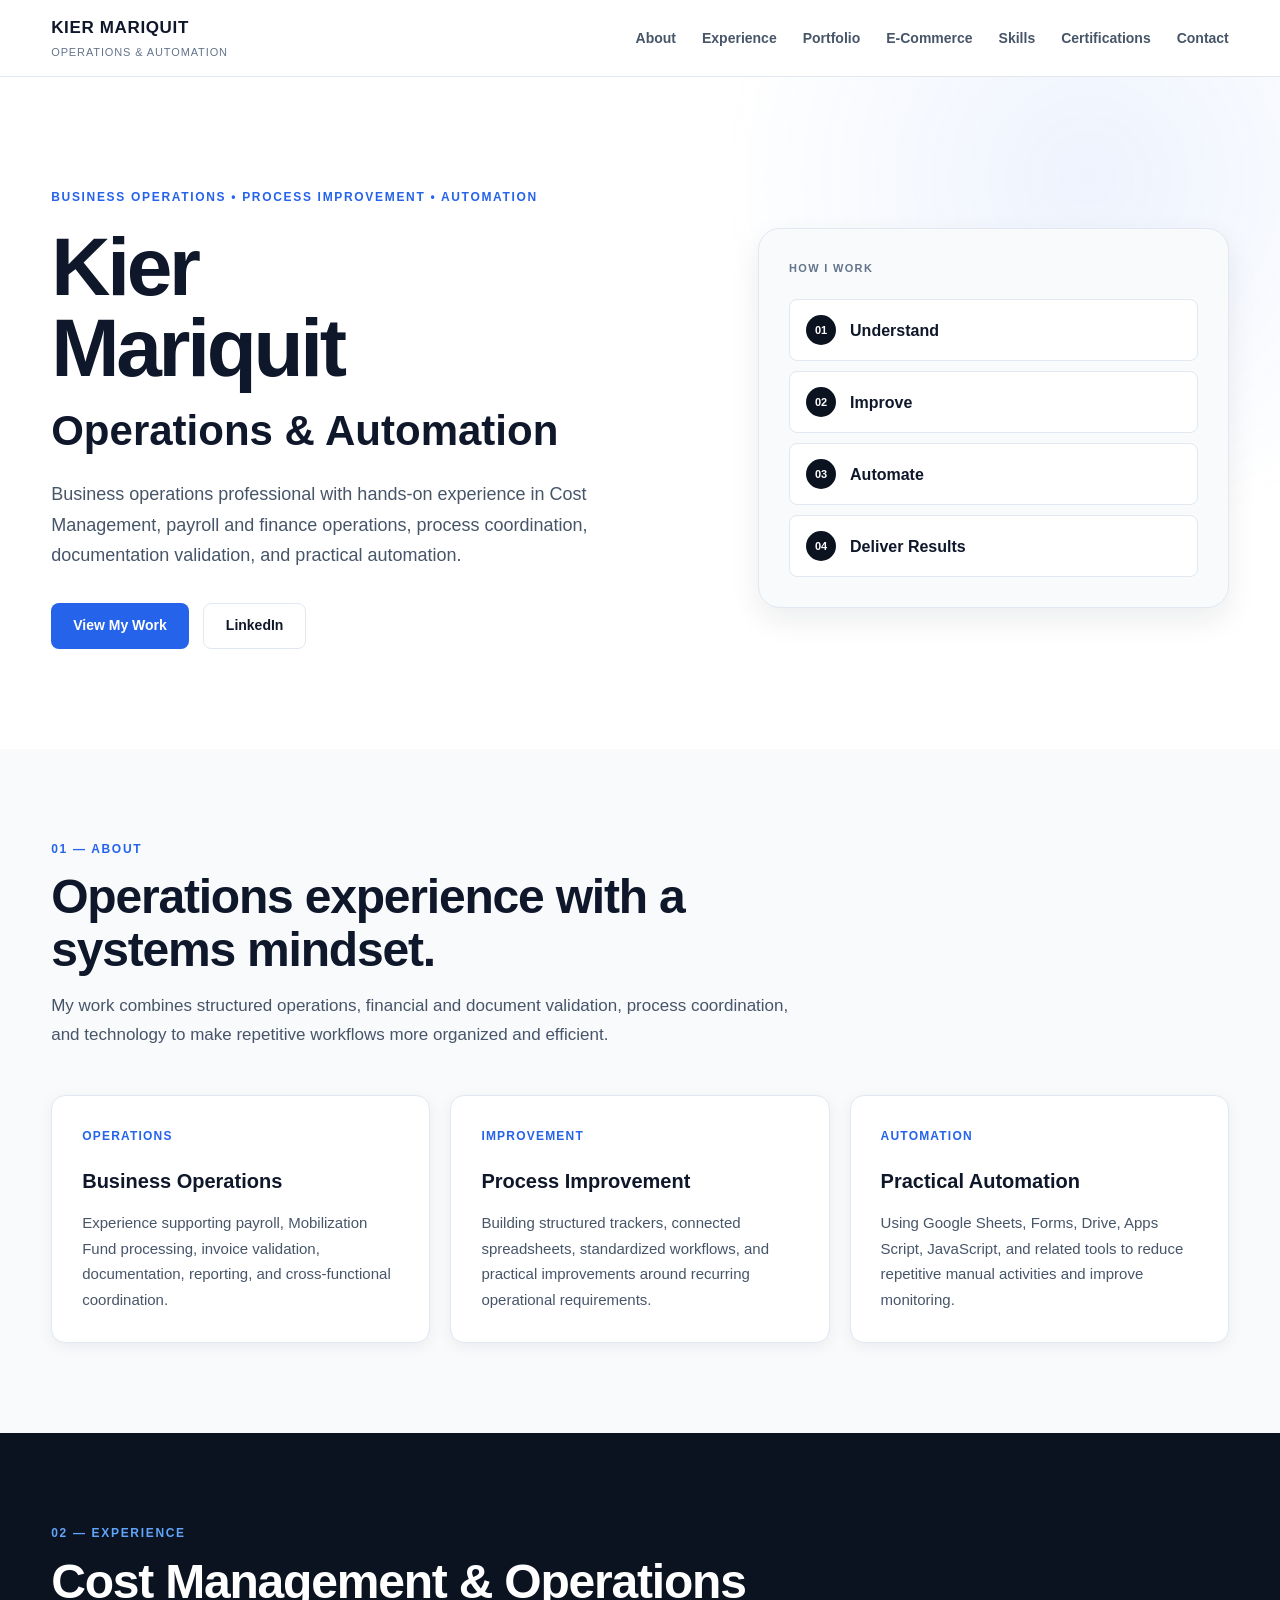
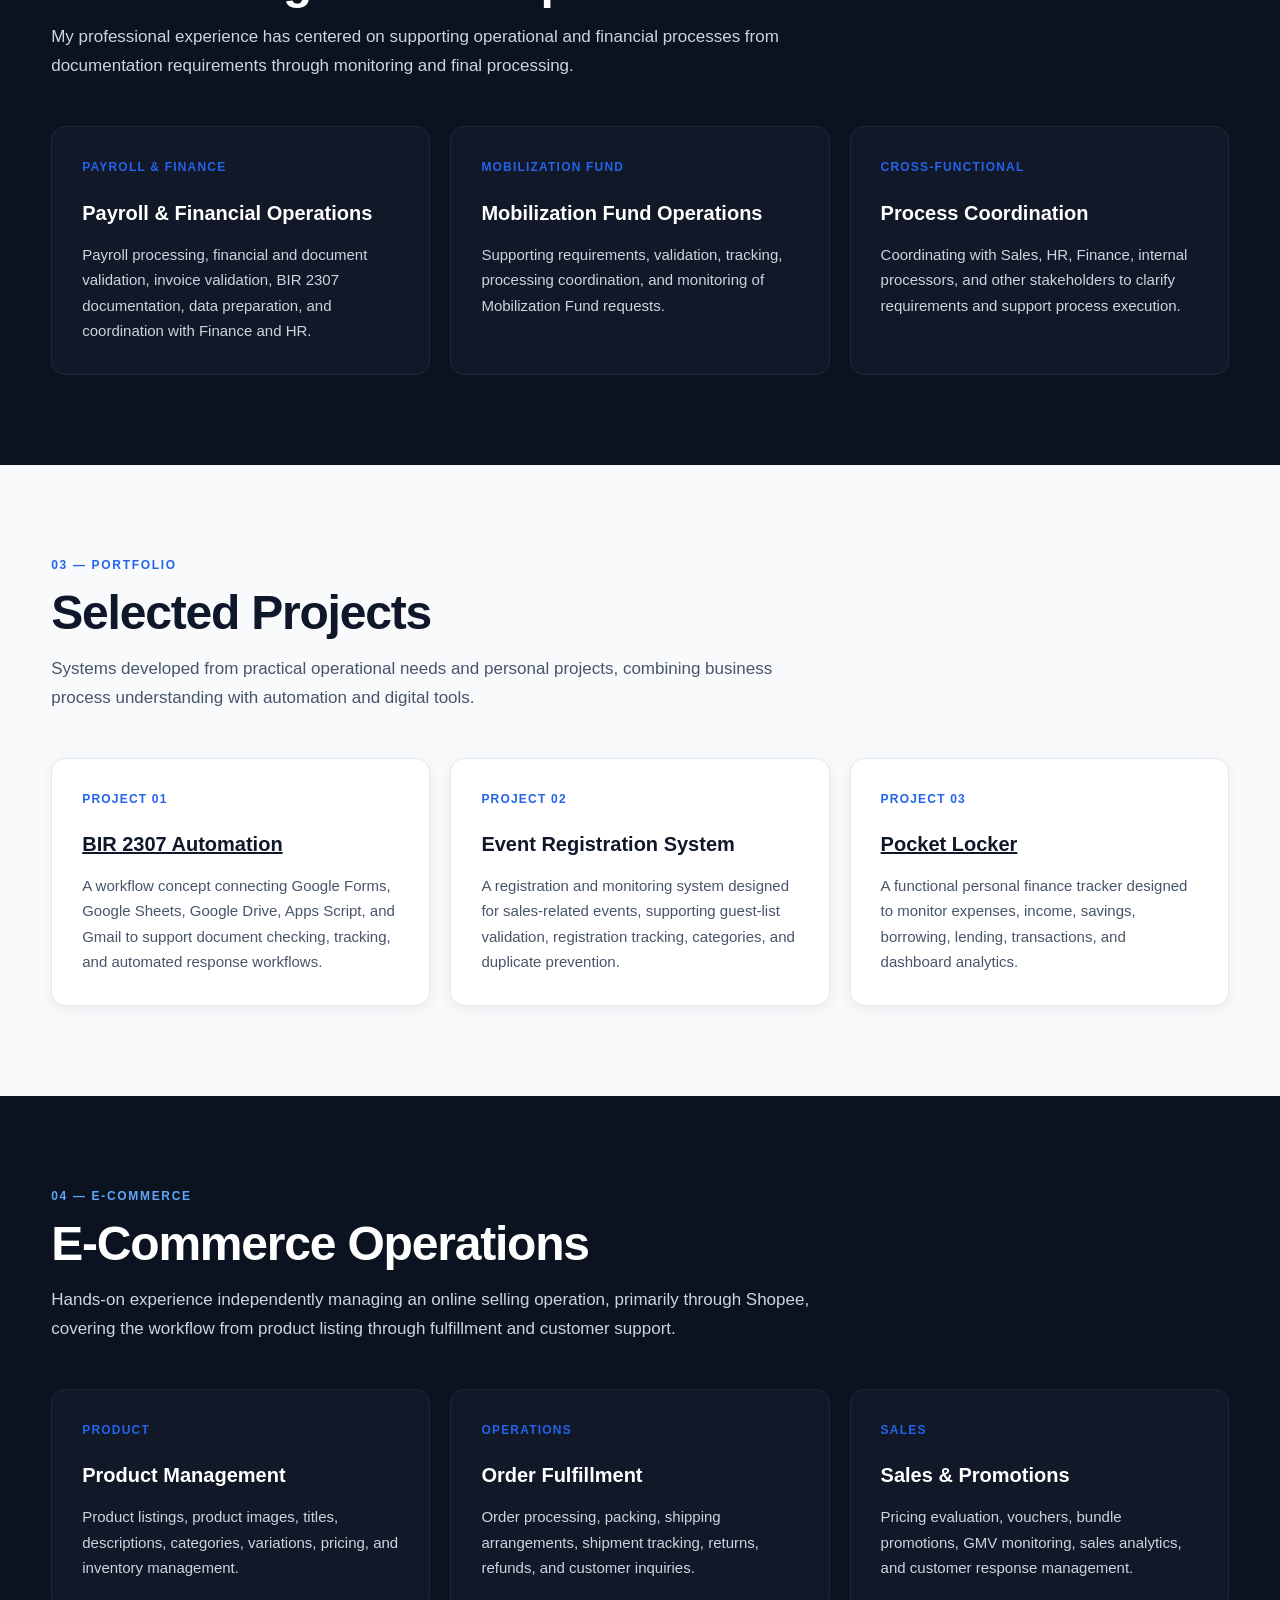
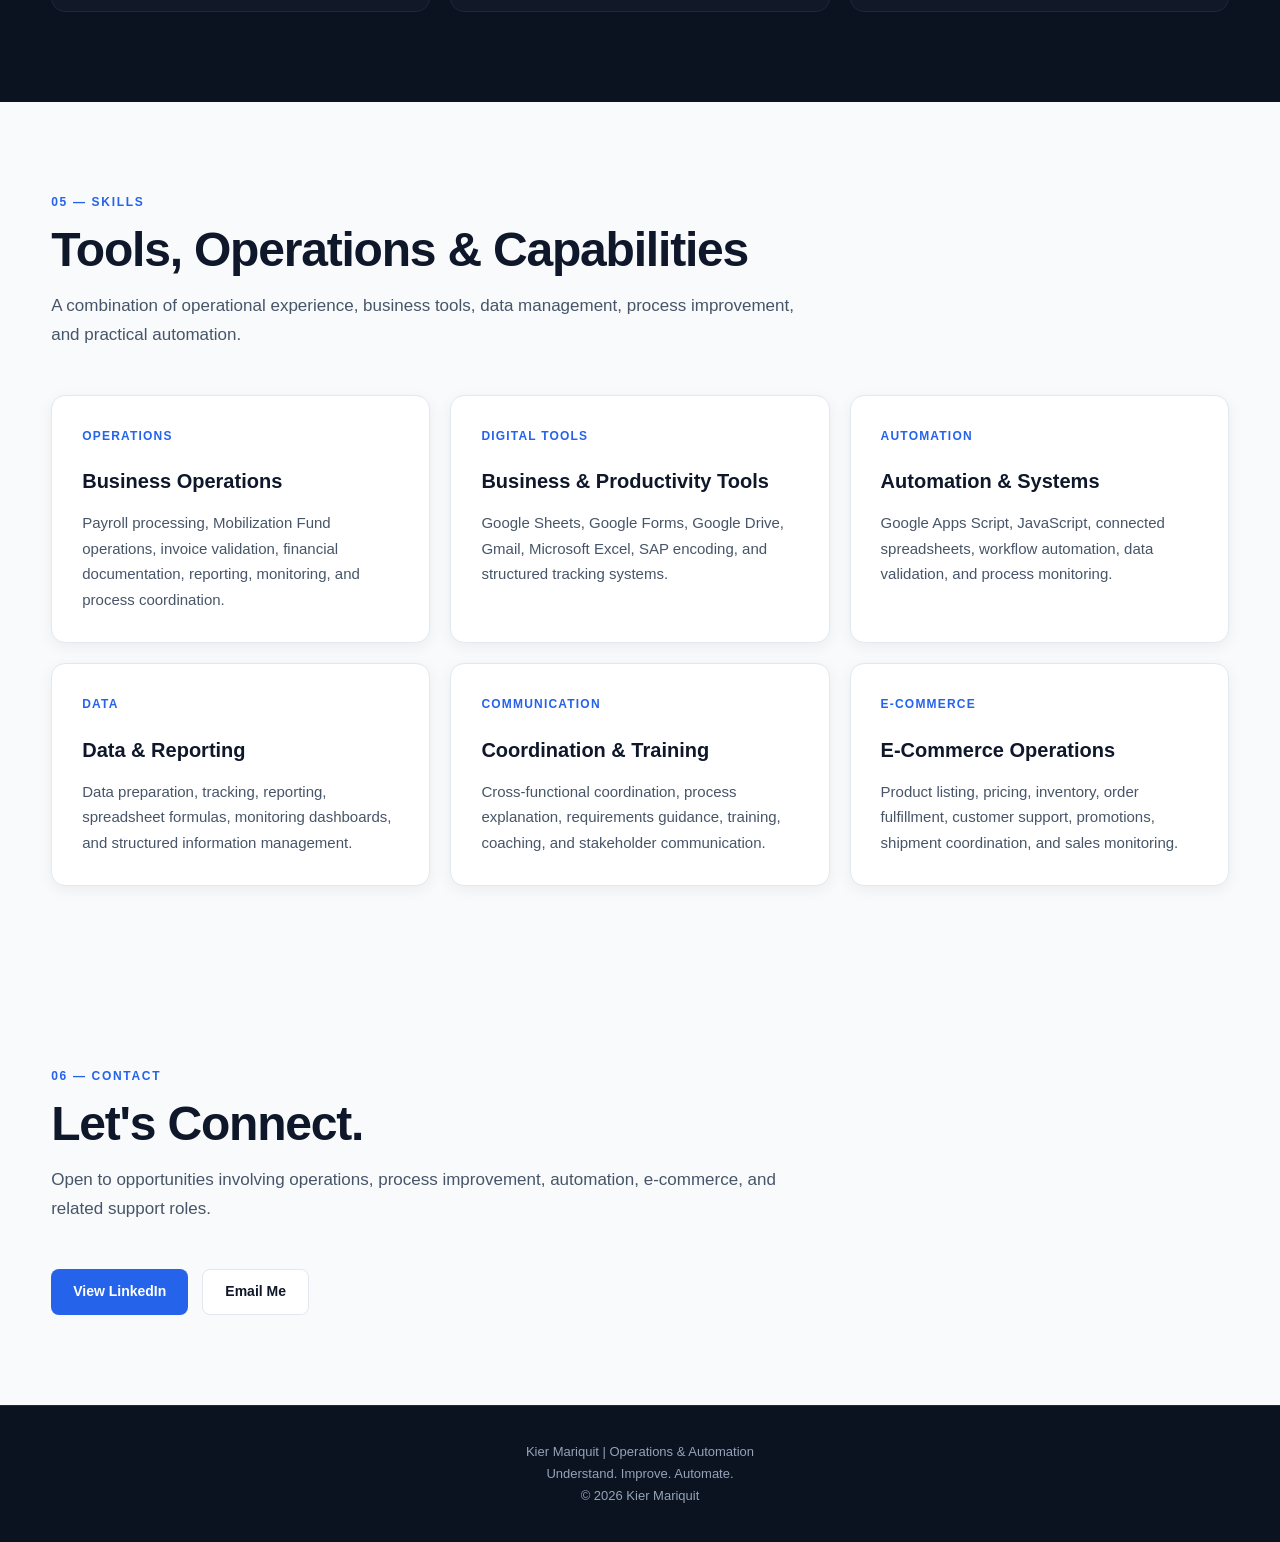
<file: index.html>
<!DOCTYPE html>
<html lang="en">
<head>
  <meta charset="UTF-8">
  <meta name="viewport" content="width=device-width, initial-scale=1.0">

  <title>Kier Mariquit | Operations & Automation</title>

  <meta
    name="description"
    content="Kier Mariquit — Operations & Automation professional focused on business operations, process improvement, payroll and finance operations, automation, and e-commerce."
  >

  <link rel="stylesheet" href="css/style.css">
</head>

<body>

  <!-- ==============================
       NAVIGATION
       ============================== -->

  <header class="site-nav">

    <div class="container nav-inner">

      <a href="index.html" class="brand">
        <span class="brand-name">KIER MARIQUIT</span>
        <span class="brand-role">Operations & Automation</span>
      </a>

      <nav>
        <ul class="nav-links">
          <li><a href="#about">About</a></li>
          <li><a href="#experience">Experience</a></li>
          <li><a href="#portfolio">Portfolio</a></li>
          <li><a href="#ecommerce">E-Commerce</a></li>
          <li><a href="#skills">Skills</a></li>
          <li><a href="certifications.html">Certifications</a></li>
          <li><a href="#contact">Contact</a></li>
        </ul>
      </nav>

    </div>

  </header>


  <main>

    <!-- ==============================
         HERO
         ============================== -->

    <section class="hero">

      <div class="container hero-grid">

        <div>

          <p class="eyebrow">
            BUSINESS OPERATIONS • PROCESS IMPROVEMENT • AUTOMATION
          </p>

          <h1>
            Kier<br>
            Mariquit
          </h1>

          <h2 class="hero-title">
            Operations & Automation
          </h2>

          <p class="hero-description">
            Business operations professional with hands-on experience in
            Cost Management, payroll and finance operations, process
            coordination, documentation validation, and practical automation.
          </p>

          <div class="button-group">

            <a
              href="#portfolio"
              class="button button-primary"
            >
              View My Work
            </a>

            <a
              href="https://www.linkedin.com/in/martjareik"
              class="button button-secondary"
              target="_blank"
              rel="noopener noreferrer"
            >
              LinkedIn
            </a>

          </div>

        </div>


        <!-- APPROACH -->

        <div class="workflow-card">

          <p class="workflow-label">
            How I Work
          </p>

          <div class="workflow-step">
            <span class="workflow-number">01</span>
            <span>Understand</span>
          </div>

          <div class="workflow-step">
            <span class="workflow-number">02</span>
            <span>Improve</span>
          </div>

          <div class="workflow-step">
            <span class="workflow-number">03</span>
            <span>Automate</span>
          </div>

          <div class="workflow-step">
            <span class="workflow-number">04</span>
            <span>Deliver Results</span>
          </div>

        </div>

      </div>

    </section>


    <!-- ==============================
         ABOUT
         ============================== -->

    <section
      id="about"
      class="section"
    >

      <div class="container">

        <div class="section-heading">

          <p class="section-label">
            01 — About
          </p>

          <h2 class="section-title">
            Operations experience with a systems mindset.
          </h2>

          <p class="section-description">
            My work combines structured operations, financial and document
            validation, process coordination, and technology to make
            repetitive workflows more organized and efficient.
          </p>

        </div>


        <div class="card-grid">

          <article class="card">

            <span class="card-number">
              OPERATIONS
            </span>

            <h3>
              Business Operations
            </h3>

            <p>
              Experience supporting payroll, Mobilization Fund processing,
              invoice validation, documentation, reporting, and
              cross-functional coordination.
            </p>

          </article>


          <article class="card">

            <span class="card-number">
              IMPROVEMENT
            </span>

            <h3>
              Process Improvement
            </h3>

            <p>
              Building structured trackers, connected spreadsheets,
              standardized workflows, and practical improvements
              around recurring operational requirements.
            </p>

          </article>


          <article class="card">

            <span class="card-number">
              AUTOMATION
            </span>

            <h3>
              Practical Automation
            </h3>

            <p>
              Using Google Sheets, Forms, Drive, Apps Script, JavaScript,
              and related tools to reduce repetitive manual activities
              and improve monitoring.
            </p>

          </article>

        </div>

      </div>

    </section>


    <!-- ==============================
         EXPERIENCE
         ============================== -->

    <section
      id="experience"
      class="section section-dark"
    >

      <div class="container">

        <div class="section-heading">

          <p class="section-label">
            02 — Experience
          </p>

          <h2 class="section-title">
            Cost Management & Operations
          </h2>

          <p class="section-description">
            My professional experience has centered on supporting
            operational and financial processes from documentation
            requirements through monitoring and final processing.
          </p>

        </div>


        <div class="card-grid">

          <article class="card">

            <span class="card-number">
              PAYROLL & FINANCE
            </span>

            <h3>
              Payroll & Financial Operations
            </h3>

            <p>
              Payroll processing, financial and document validation,
              invoice validation, BIR 2307 documentation, data preparation,
              and coordination with Finance and HR.
            </p>

          </article>


          <article class="card">

            <span class="card-number">
              MOBILIZATION FUND
            </span>

            <h3>
              Mobilization Fund Operations
            </h3>

            <p>
              Supporting requirements, validation, tracking,
              processing coordination, and monitoring of
              Mobilization Fund requests.
            </p>

          </article>


          <article class="card">

            <span class="card-number">
              CROSS-FUNCTIONAL
            </span>

            <h3>
              Process Coordination
            </h3>

            <p>
              Coordinating with Sales, HR, Finance, internal processors,
              and other stakeholders to clarify requirements and
              support process execution.
            </p>

          </article>

        </div>

      </div>

    </section>


    <!-- ==============================
         PORTFOLIO
         ============================== -->

    <section
      id="portfolio"
      class="section"
    >

      <div class="container">

        <div class="section-heading">

          <p class="section-label">
            03 — Portfolio
          </p>

          <h2 class="section-title">
            Selected Projects
          </h2>

          <p class="section-description">
            Systems developed from practical operational needs and
            personal projects, combining business process understanding
            with automation and digital tools.
          </p>

        </div>


        <div class="card-grid">

          <article class="card">

            <span class="card-number">
              PROJECT 01
            </span>

            <h3>
              <a href="portfolio/2307-automation.html">
                BIR 2307 Automation
              </a>
            </h3>

            <p>
              A workflow concept connecting Google Forms,
              Google Sheets, Google Drive, Apps Script, and Gmail
              to support document checking, tracking, and automated
              response workflows.
            </p>

          </article>


          <article class="card">

            <span class="card-number">
              PROJECT 02
            </span>

            <h3>
              Event Registration System
            </h3>

            <p>
              A registration and monitoring system designed for
              sales-related events, supporting guest-list validation,
              registration tracking, categories, and duplicate prevention.
            </p>

          </article>


          <article class="card">

            <span class="card-number">
              PROJECT 03
            </span>

            <h3>
              <a href="portfolio/pocket-locker.html">
                Pocket Locker
              </a>
            </h3>

            <p>
              A functional personal finance tracker designed to
              monitor expenses, income, savings, borrowing, lending,
              transactions, and dashboard analytics.
            </p>

          </article>

        </div>

      </div>

    </section>


    <!-- ==============================
         E-COMMERCE
         ============================== -->

    <section
      id="ecommerce"
      class="section section-dark"
    >

      <div class="container">

        <div class="section-heading">

          <p class="section-label">
            04 — E-Commerce
          </p>

          <h2 class="section-title">
            E-Commerce Operations
          </h2>

          <p class="section-description">
            Hands-on experience independently managing an online
            selling operation, primarily through Shopee, covering
            the workflow from product listing through fulfillment
            and customer support.
          </p>

        </div>


        <div class="card-grid">

          <article class="card">

            <span class="card-number">
              PRODUCT
            </span>

            <h3>
              Product Management
            </h3>

            <p>
              Product listings, product images, titles, descriptions,
              categories, variations, pricing, and inventory management.
            </p>

          </article>


          <article class="card">

            <span class="card-number">
              OPERATIONS
            </span>

            <h3>
              Order Fulfillment
            </h3>

            <p>
              Order processing, packing, shipping arrangements,
              shipment tracking, returns, refunds, and customer
              inquiries.
            </p>

          </article>


          <article class="card">

            <span class="card-number">
              SALES
            </span>

            <h3>
              Sales & Promotions
            </h3>

            <p>
              Pricing evaluation, vouchers, bundle promotions,
              GMV monitoring, sales analytics, and customer
              response management.
            </p>

          </article>

        </div>

      </div>

    </section>

<!-- ==============================
     SKILLS
     ============================== -->

<section id="skills" class="section">

  <div class="container">

    <div class="section-heading">

      <p class="section-label">
        05 — Skills
      </p>

      <h2 class="section-title">
        Tools, Operations & Capabilities
      </h2>

      <p class="section-description">
        A combination of operational experience, business tools,
        data management, process improvement, and practical automation.
      </p>

    </div>


    <div class="card-grid">

      <article class="card">

        <span class="card-number">
          OPERATIONS
        </span>

        <h3>
          Business Operations
        </h3>

        <p>
          Payroll processing, Mobilization Fund operations,
          invoice validation, financial documentation,
          reporting, monitoring, and process coordination.
        </p>

      </article>


      <article class="card">

        <span class="card-number">
          DIGITAL TOOLS
        </span>

        <h3>
          Business & Productivity Tools
        </h3>

        <p>
          Google Sheets, Google Forms, Google Drive,
          Gmail, Microsoft Excel, SAP encoding, and
          structured tracking systems.
        </p>

      </article>


      <article class="card">

        <span class="card-number">
          AUTOMATION
        </span>

        <h3>
          Automation & Systems
        </h3>

        <p>
          Google Apps Script, JavaScript, connected
          spreadsheets, workflow automation, data validation,
          and process monitoring.
        </p>

      </article>


      <article class="card">

        <span class="card-number">
          DATA
        </span>

        <h3>
          Data & Reporting
        </h3>

        <p>
          Data preparation, tracking, reporting,
          spreadsheet formulas, monitoring dashboards,
          and structured information management.
        </p>

      </article>


      <article class="card">

        <span class="card-number">
          COMMUNICATION
        </span>

        <h3>
          Coordination & Training
        </h3>

        <p>
          Cross-functional coordination, process explanation,
          requirements guidance, training, coaching,
          and stakeholder communication.
        </p>

      </article>


      <article class="card">

        <span class="card-number">
          E-COMMERCE
        </span>

        <h3>
          E-Commerce Operations
        </h3>

        <p>
          Product listing, pricing, inventory, order fulfillment,
          customer support, promotions, shipment coordination,
          and sales monitoring.
        </p>

      </article>

    </div>

  </div>

</section>
    <!-- ==============================
         CONTACT
         ============================== -->

    <section
      id="contact"
      class="section"
    >

      <div class="container">

        <div class="section-heading">

          <p class="section-label">
            06 — Contact
          </p>

          <h2 class="section-title">
            Let's Connect.
          </h2>

          <p class="section-description">
            Open to opportunities involving operations,
            process improvement, automation, e-commerce,
            and related support roles.
          </p>

        </div>


        <div class="button-group">

          <a
            href="https://www.linkedin.com/in/martjareik"
            class="button button-primary"
            target="_blank"
            rel="noopener noreferrer"
          >
            View LinkedIn
          </a>

          <a
            href="mailto:martjareik@gmail.com"
            class="button button-secondary"
          >
            Email Me
          </a>

        </div>

      </div>

    </section>

  </main>


  <!-- ==============================
       FOOTER
       ============================== -->

  <footer class="site-footer">

    <div class="container">

      <p>
        Kier Mariquit | Operations & Automation
      </p>

      <p>
        Understand. Improve. Automate.
      </p>

      <p>
        © 2026 Kier Mariquit
      </p>

    </div>

  </footer>

</body>
</html>
</file>
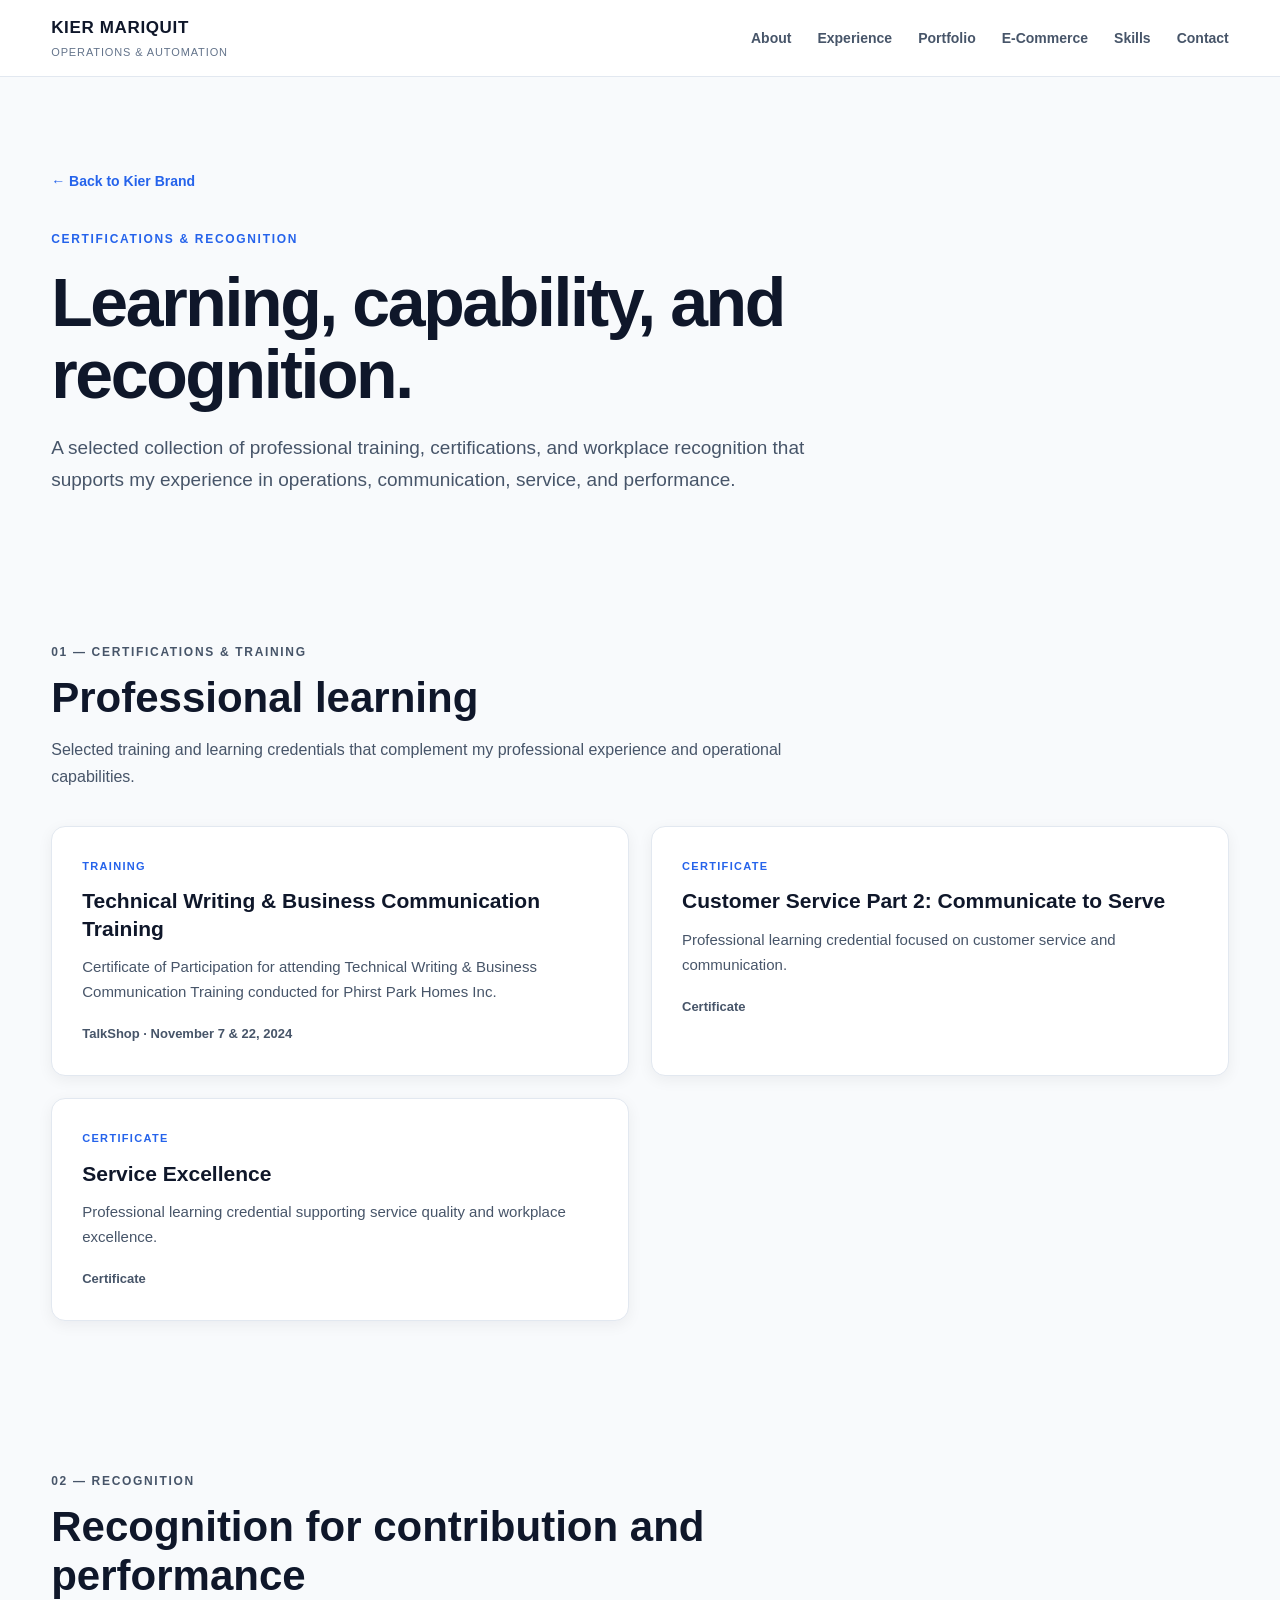
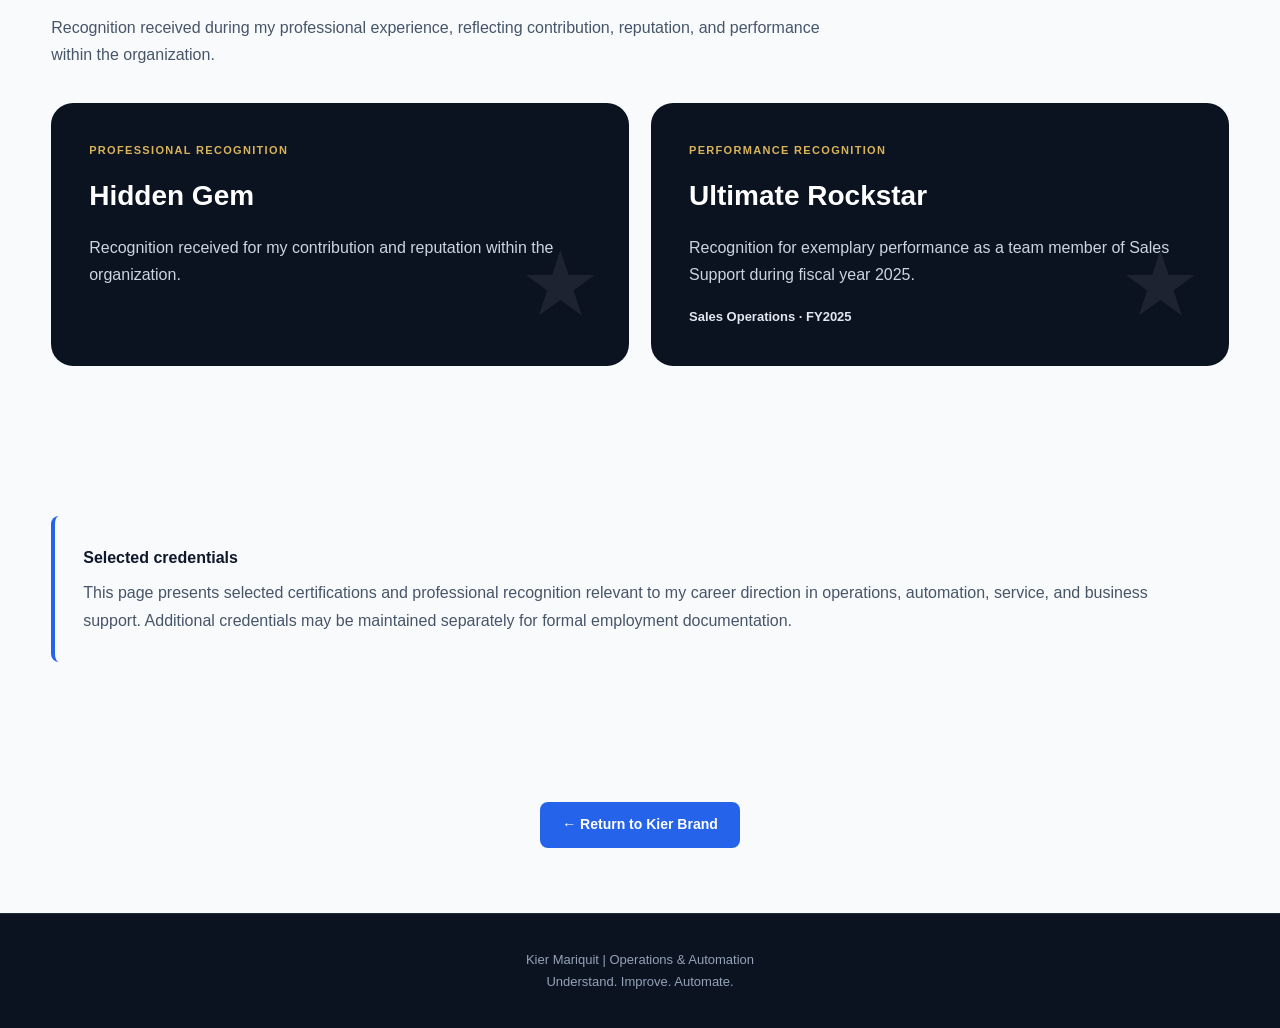
<file: certifications.html>
<!DOCTYPE html>
<html lang="en">
<head>
  <meta charset="UTF-8">
  <meta name="viewport" content="width=device-width, initial-scale=1.0">

  <title>Certifications & Recognition | Kier Mariquit</title>

  <meta
    name="description"
    content="Certifications, professional training, and recognition received by Kier Mariquit."
  >

  <link rel="stylesheet" href="css/style.css">

  <style>
    .credentials-hero {
      padding: 90px 0 70px;
    }

    .credentials-back {
      display: inline-block;
      margin-bottom: 35px;
      color: var(--color-blue);
      text-decoration: none;
      font-size: 14px;
      font-weight: 700;
    }

    .credentials-back:hover {
      text-decoration: underline;
    }

    .credentials-tag {
      margin-bottom: 18px;
      color: var(--color-blue);
      font-size: 12px;
      font-weight: 800;
      letter-spacing: .14em;
      text-transform: uppercase;
    }

    .credentials-title {
      max-width: 850px;
      margin-bottom: 22px;
      font-size: clamp(42px, 6vw, 68px);
      line-height: 1.05;
      letter-spacing: -.035em;
    }

    .credentials-intro {
      max-width: 760px;
      color: var(--color-text-soft);
      font-size: 19px;
      line-height: 1.7;
    }

    .credentials-section {
      padding: 75px 0;
    }

    .credentials-heading {
      max-width: 780px;
      margin-bottom: 35px;
    }

    .credentials-heading h2 {
      margin-bottom: 14px;
      font-size: clamp(30px, 4vw, 42px);
      line-height: 1.15;
    }

    .credentials-heading p {
      color: var(--color-text-soft);
      line-height: 1.7;
    }

    .credential-grid {
      display: grid;
      grid-template-columns: repeat(2, 1fr);
      gap: 22px;
    }

    .credential-card {
      padding: 30px;
      background: var(--color-white);
      border: 1px solid var(--color-border);
      border-radius: var(--radius-md);
      box-shadow: var(--shadow-sm);
    }

    .credential-label {
      display: block;
      margin-bottom: 12px;
      color: var(--color-blue);
      font-size: 11px;
      font-weight: 800;
      letter-spacing: .12em;
      text-transform: uppercase;
    }

    .credential-card h3 {
      margin-bottom: 12px;
      font-size: 21px;
      line-height: 1.3;
    }

    .credential-card p {
      margin: 0;
      color: var(--color-text-soft);
      font-size: 15px;
      line-height: 1.7;
    }

    .credential-meta {
      margin-top: 18px !important;
      font-size: 13px !important;
      font-weight: 700;
    }

    .recognition-grid {
      display: grid;
      grid-template-columns: repeat(2, 1fr);
      gap: 22px;
    }

    .recognition-card {
      position: relative;
      padding: 38px;
      background: var(--color-navy);
      color: var(--color-white);
      border-radius: var(--radius-lg);
      overflow: hidden;
    }

    .recognition-card::after {
      content: "★";
      position: absolute;
      right: 28px;
      bottom: 5px;
      font-size: 90px;
      opacity: .07;
    }

    .recognition-card .credential-label {
      color: #d9b45a;
    }

    .recognition-card h3 {
      margin-bottom: 14px;
      font-size: 28px;
    }

    .recognition-card p {
      color: #cbd5e1;
      line-height: 1.7;
    }

    .recognition-card .credential-meta {
      color: #e2e8f0;
    }

    .credentials-note {
      padding: 28px;
      background: var(--color-background);
      border-left: 4px solid var(--color-blue);
      border-radius: var(--radius-sm);
    }

    .credentials-note strong {
      display: block;
      margin-bottom: 8px;
    }

    .credentials-note p {
      margin: 0;
      color: var(--color-text-soft);
      line-height: 1.7;
    }

    .credentials-footer {
      padding: 65px 0;
      text-align: center;
    }

    @media (max-width: 750px) {
      .credential-grid,
      .recognition-grid {
        grid-template-columns: 1fr;
      }
    }
  </style>
</head>

<body>

  <!-- NAVIGATION -->

  <header class="site-nav">

    <div class="container nav-inner">

      <a href="index.html" class="brand">
        <span class="brand-name">KIER MARIQUIT</span>
        <span class="brand-role">Operations & Automation</span>
      </a>

      <nav>
        <ul class="nav-links">
          <li><a href="index.html#about">About</a></li>
          <li><a href="index.html#experience">Experience</a></li>
          <li><a href="index.html#portfolio">Portfolio</a></li>
          <li><a href="index.html#ecommerce">E-Commerce</a></li>
          <li><a href="index.html#skills">Skills</a></li>
          <li><a href="index.html#contact">Contact</a></li>
        </ul>
      </nav>

    </div>

  </header>


  <main>

    <!-- HERO -->

    <section class="credentials-hero">

      <div class="container">

        <a
          href="index.html"
          class="credentials-back"
        >
          ← Back to Kier Brand
        </a>

        <p class="credentials-tag">
          Certifications & Recognition
        </p>

        <h1 class="credentials-title">
          Learning, capability, and recognition.
        </h1>

        <p class="credentials-intro">
          A selected collection of professional training,
          certifications, and workplace recognition that
          supports my experience in operations, communication,
          service, and performance.
        </p>

      </div>

    </section>


    <!-- CERTIFICATIONS -->

    <section class="credentials-section">

      <div class="container">

        <div class="credentials-heading">

          <p class="section-label">
            01 — Certifications & Training
          </p>

          <h2>
            Professional learning
          </h2>

          <p>
            Selected training and learning credentials that
            complement my professional experience and
            operational capabilities.
          </p>

        </div>


        <div class="credential-grid">

          <!-- CERTIFICATE 01 -->

          <article class="credential-card">

            <span class="credential-label">
              Training
            </span>

            <h3>
              Technical Writing & Business Communication Training
            </h3>

            <p>
              Certificate of Participation for attending
              Technical Writing & Business Communication Training
              conducted for Phirst Park Homes Inc.
            </p>

            <p class="credential-meta">
              TalkShop · November 7 & 22, 2024
            </p>

          </article>


          <!-- CERTIFICATE 02 -->

          <article class="credential-card">

            <span class="credential-label">
              Certificate
            </span>

            <h3>
              Customer Service Part 2: Communicate to Serve
            </h3>

            <p>
              Professional learning credential focused on
              customer service and communication.
            </p>

            <p class="credential-meta">
              Certificate
            </p>

          </article>


          <!-- CERTIFICATE 03 -->

          <article class="credential-card">

            <span class="credential-label">
              Certificate
            </span>

            <h3>
              Service Excellence
            </h3>

            <p>
              Professional learning credential supporting
              service quality and workplace excellence.
            </p>

            <p class="credential-meta">
              Certificate
            </p>

          </article>

        </div>

      </div>

    </section>


    <!-- RECOGNITION -->

    <section class="credentials-section">

      <div class="container">

        <div class="credentials-heading">

          <p class="section-label">
            02 — Recognition
          </p>

          <h2>
            Recognition for contribution and performance
          </h2>

          <p>
            Recognition received during my professional experience,
            reflecting contribution, reputation, and performance
            within the organization.
          </p>

        </div>


        <div class="recognition-grid">

          <!-- HIDDEN GEM -->

          <article class="recognition-card">

            <span class="credential-label">
              Professional Recognition
            </span>

            <h3>
              Hidden Gem
            </h3>

            <p>
              Recognition received for my contribution and
              reputation within the organization.
            </p>

          </article>


          <!-- ULTIMATE ROCKSTAR -->

          <article class="recognition-card">

            <span class="credential-label">
              Performance Recognition
            </span>

            <h3>
              Ultimate Rockstar
            </h3>

            <p>
              Recognition for exemplary performance as a
              team member of Sales Support during fiscal year 2025.
            </p>

            <p class="credential-meta">
              Sales Operations · FY2025
            </p>

          </article>

        </div>

      </div>

    </section>


    <!-- NOTE -->

    <section class="credentials-section">

      <div class="container">

        <div class="credentials-note">

          <strong>
            Selected credentials
          </strong>

          <p>
            This page presents selected certifications and
            professional recognition relevant to my career
            direction in operations, automation, service,
            and business support. Additional credentials may
            be maintained separately for formal employment
            documentation.
          </p>

        </div>

      </div>

    </section>


    <!-- RETURN -->

    <section class="credentials-footer">

      <div class="container">

        <a
          href="index.html"
          class="button button-primary"
        >
          ← Return to Kier Brand
        </a>

      </div>

    </section>

  </main>


  <!-- FOOTER -->

  <footer class="site-footer">

    <div class="container">

      <p>
        Kier Mariquit | Operations & Automation
      </p>

      <p>
        Understand. Improve. Automate.
      </p>

    </div>

  </footer>

</body>
</html>
</file>
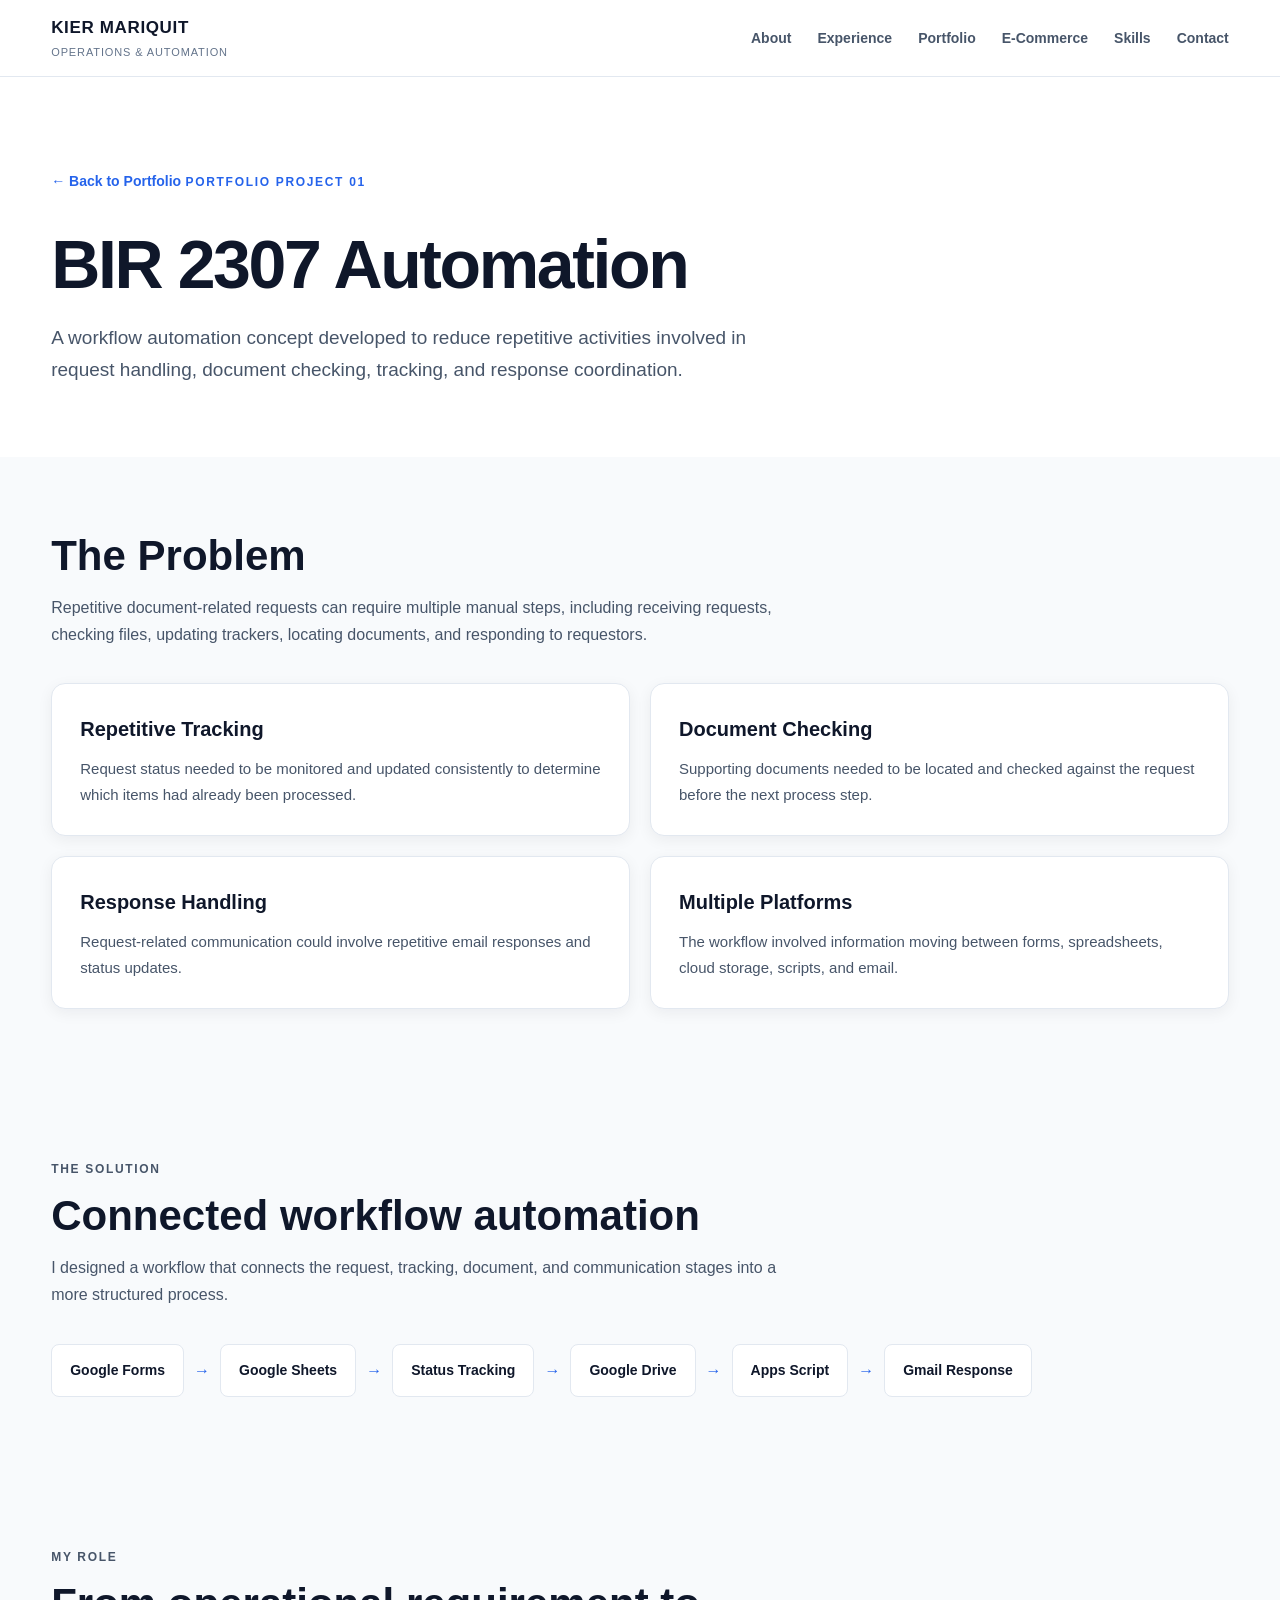
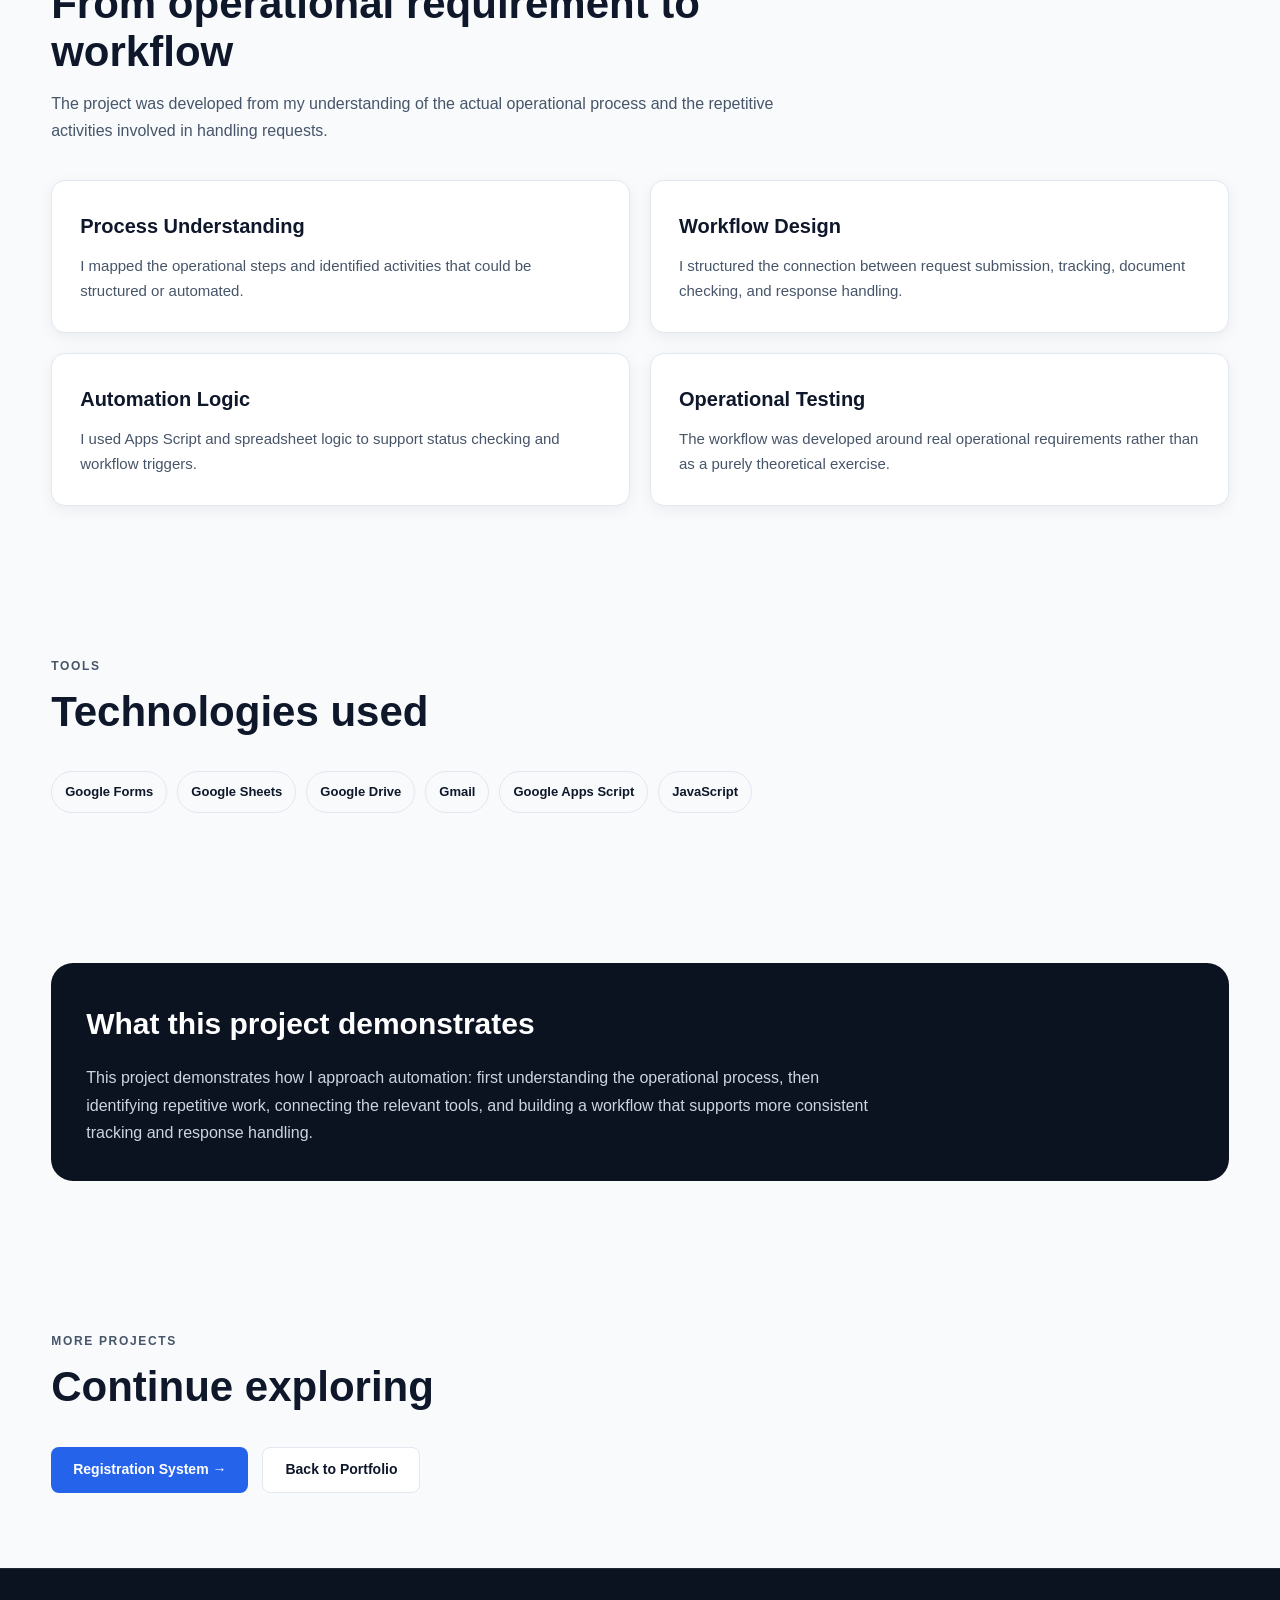
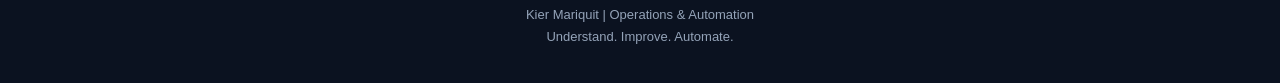
<file: portfolio/2307-automation.html>
<!DOCTYPE html>
<html lang="en">
<head>
  <meta charset="UTF-8">
  <meta name="viewport" content="width=device-width, initial-scale=1.0">

  <title>BIR 2307 Automation | Kier Mariquit</title>

  <meta
    name="description"
    content="BIR 2307 workflow automation project by Kier Mariquit."
  >

  <link rel="stylesheet" href="../css/style.css">

  <style>
    .project-hero {
      padding: 90px 0 70px;
      background: var(--color-white);
    }

    .project-back {
      display: inline-block;
      margin-bottom: 35px;
      color: var(--color-blue);
      text-decoration: none;
      font-size: 14px;
      font-weight: 700;
    }

    .project-back:hover {
      text-decoration: underline;
    }

    .project-tag {
      display: inline-block;
      margin-bottom: 18px;
      color: var(--color-blue);
      font-size: 12px;
      font-weight: 800;
      letter-spacing: 0.14em;
      text-transform: uppercase;
    }

    .project-title {
      max-width: 850px;
      font-size: clamp(42px, 6vw, 68px);
      line-height: 1.05;
      letter-spacing: -0.035em;
      margin-bottom: 22px;
    }

    .project-intro {
      max-width: 760px;
      color: var(--color-text-soft);
      font-size: 19px;
    }

    .project-section {
      padding: 75px 0;
    }

    .project-section-heading {
      max-width: 760px;
      margin-bottom: 35px;
    }

    .project-section-heading h2 {
      font-size: clamp(30px, 4vw, 42px);
      line-height: 1.15;
      margin-bottom: 14px;
    }

    .project-section-heading p {
      color: var(--color-text-soft);
    }

    .project-grid {
      display: grid;
      grid-template-columns: repeat(2, 1fr);
      gap: 20px;
    }

    .project-card {
      padding: 28px;
      background: var(--color-white);
      border: 1px solid var(--color-border);
      border-radius: var(--radius-md);
      box-shadow: var(--shadow-sm);
    }

    .project-card h3 {
      margin-bottom: 10px;
      font-size: 20px;
    }

    .project-card p {
      color: var(--color-text-soft);
      font-size: 15px;
    }

    .workflow-diagram {
      display: flex;
      flex-wrap: wrap;
      align-items: center;
      gap: 10px;
      margin-top: 30px;
    }

    .workflow-box {
      padding: 14px 18px;
      background: var(--color-white);
      border: 1px solid var(--color-border);
      border-radius: var(--radius-sm);
      font-weight: 700;
      font-size: 14px;
    }

    .workflow-arrow {
      color: var(--color-blue);
      font-weight: 800;
    }

    .tools-list {
      display: flex;
      flex-wrap: wrap;
      gap: 10px;
      list-style: none;
    }

    .tools-list li {
      padding: 9px 13px;
      background: var(--color-background);
      border: 1px solid var(--color-border);
      border-radius: 999px;
      font-size: 13px;
      font-weight: 700;
    }

    .project-highlight {
      padding: 35px;
      background: var(--color-navy);
      color: var(--color-white);
      border-radius: var(--radius-lg);
    }

    .project-highlight h2 {
      margin-bottom: 15px;
      font-size: 30px;
    }

    .project-highlight p {
      max-width: 800px;
      color: #cbd5e1;
    }

    @media (max-width: 750px) {

      .project-grid {
        grid-template-columns: 1fr;
      }

      .workflow-arrow {
        display: none;
      }

      .workflow-diagram {
        flex-direction: column;
        align-items: stretch;
      }

      .workflow-box {
        text-align: center;
      }

    }
  </style>
</head>

<body>

  <!-- ==============================
       NAVIGATION
       ============================== -->

  <header class="site-nav">

    <div class="container nav-inner">

      <a href="../index.html" class="brand">
        <span class="brand-name">KIER MARIQUIT</span>
        <span class="brand-role">Operations & Automation</span>
      </a>

      <nav>
        <ul class="nav-links">
          <li><a href="../index.html#about">About</a></li>
          <li><a href="../index.html#experience">Experience</a></li>
          <li><a href="../index.html#portfolio">Portfolio</a></li>
          <li><a href="../index.html#ecommerce">E-Commerce</a></li>
          <li><a href="../index.html#skills">Skills</a></li>
          <li><a href="../index.html#contact">Contact</a></li>
        </ul>
      </nav>

    </div>

  </header>


  <main>

    <!-- ==============================
         PROJECT HERO
         ============================== -->

    <section class="project-hero">

      <div class="container">

        <a
          href="../index.html#portfolio"
          class="project-back"
        >
          ← Back to Portfolio
        </a>

        <p class="project-tag">
          Portfolio Project 01
        </p>

        <h1 class="project-title">
          BIR 2307 Automation
        </h1>

        <p class="project-intro">
          A workflow automation concept developed to reduce repetitive
          activities involved in request handling, document checking,
          tracking, and response coordination.
        </p>

      </div>

    </section>


    <!-- ==============================
         PROJECT OVERVIEW
         ============================== -->

    <section class="project-section">

      <div class="container">

        <div class="project-section-heading">

          <h2>
            The Problem
          </h2>

          <p>
            Repetitive document-related requests can require multiple
            manual steps, including receiving requests, checking files,
            updating trackers, locating documents, and responding to
            requestors.
          </p>

        </div>


        <div class="project-grid">

          <article class="project-card">

            <h3>
              Repetitive Tracking
            </h3>

            <p>
              Request status needed to be monitored and updated
              consistently to determine which items had already
              been processed.
            </p>

          </article>


          <article class="project-card">

            <h3>
              Document Checking
            </h3>

            <p>
              Supporting documents needed to be located and checked
              against the request before the next process step.
            </p>

          </article>


          <article class="project-card">

            <h3>
              Response Handling
            </h3>

            <p>
              Request-related communication could involve repetitive
              email responses and status updates.
            </p>

          </article>


          <article class="project-card">

            <h3>
              Multiple Platforms
            </h3>

            <p>
              The workflow involved information moving between forms,
              spreadsheets, cloud storage, scripts, and email.
            </p>

          </article>

        </div>

      </div>

    </section>


    <!-- ==============================
         SOLUTION
         ============================== -->

    <section class="project-section">

      <div class="container">

        <div class="project-section-heading">

          <p class="section-label">
            The Solution
          </p>

          <h2>
            Connected workflow automation
          </h2>

          <p>
            I designed a workflow that connects the request,
            tracking, document, and communication stages into
            a more structured process.
          </p>

        </div>


        <div class="workflow-diagram">

          <div class="workflow-box">
            Google Forms
          </div>

          <span class="workflow-arrow">→</span>

          <div class="workflow-box">
            Google Sheets
          </div>

          <span class="workflow-arrow">→</span>

          <div class="workflow-box">
            Status Tracking
          </div>

          <span class="workflow-arrow">→</span>

          <div class="workflow-box">
            Google Drive
          </div>

          <span class="workflow-arrow">→</span>

          <div class="workflow-box">
            Apps Script
          </div>

          <span class="workflow-arrow">→</span>

          <div class="workflow-box">
            Gmail Response
          </div>

        </div>

      </div>

    </section>


    <!-- ==============================
         MY ROLE
         ============================== -->

    <section class="project-section">

      <div class="container">

        <div class="project-section-heading">

          <p class="section-label">
            My Role
          </p>

          <h2>
            From operational requirement to workflow
          </h2>

          <p>
            The project was developed from my understanding of the
            actual operational process and the repetitive activities
            involved in handling requests.
          </p>

        </div>


        <div class="project-grid">

          <article class="project-card">

            <h3>
              Process Understanding
            </h3>

            <p>
              I mapped the operational steps and identified activities
              that could be structured or automated.
            </p>

          </article>


          <article class="project-card">

            <h3>
              Workflow Design
            </h3>

            <p>
              I structured the connection between request submission,
              tracking, document checking, and response handling.
            </p>

          </article>


          <article class="project-card">

            <h3>
              Automation Logic
            </h3>

            <p>
              I used Apps Script and spreadsheet logic to support
              status checking and workflow triggers.
            </p>

          </article>


          <article class="project-card">

            <h3>
              Operational Testing
            </h3>

            <p>
              The workflow was developed around real operational
              requirements rather than as a purely theoretical exercise.
            </p>

          </article>

        </div>

      </div>

    </section>


    <!-- ==============================
         TOOLS
         ============================== -->

    <section class="project-section">

      <div class="container">

        <div class="project-section-heading">

          <p class="section-label">
            Tools
          </p>

          <h2>
            Technologies used
          </h2>

        </div>


        <ul class="tools-list">

          <li>Google Forms</li>
          <li>Google Sheets</li>
          <li>Google Drive</li>
          <li>Gmail</li>
          <li>Google Apps Script</li>
          <li>JavaScript</li>

        </ul>

      </div>

    </section>


    <!-- ==============================
         OUTCOME
         ============================== -->

    <section class="project-section">

      <div class="container">

        <div class="project-highlight">

          <h2>
            What this project demonstrates
          </h2>

          <p>
            This project demonstrates how I approach automation:
            first understanding the operational process, then
            identifying repetitive work, connecting the relevant
            tools, and building a workflow that supports more
            consistent tracking and response handling.
          </p>

        </div>

      </div>

    </section>


    <!-- ==============================
         NEXT PROJECTS
         ============================== -->

    <section class="project-section">

      <div class="container">

        <div class="project-section-heading">

          <p class="section-label">
            More Projects
          </p>

          <h2>
            Continue exploring
          </h2>

        </div>


        <div class="button-group">

          <a
            href="registration-system.html"
            class="button button-primary"
          >
            Registration System →
          </a>

          <a
            href="../index.html#portfolio"
            class="button button-secondary"
          >
            Back to Portfolio
          </a>

        </div>

      </div>

    </section>

  </main>


  <!-- ==============================
       FOOTER
       ============================== -->

  <footer class="site-footer">

    <div class="container">

      <p>
        Kier Mariquit | Operations & Automation
      </p>

      <p>
        Understand. Improve. Automate.
      </p>

    </div>

  </footer>

</body>
</html>
</file>
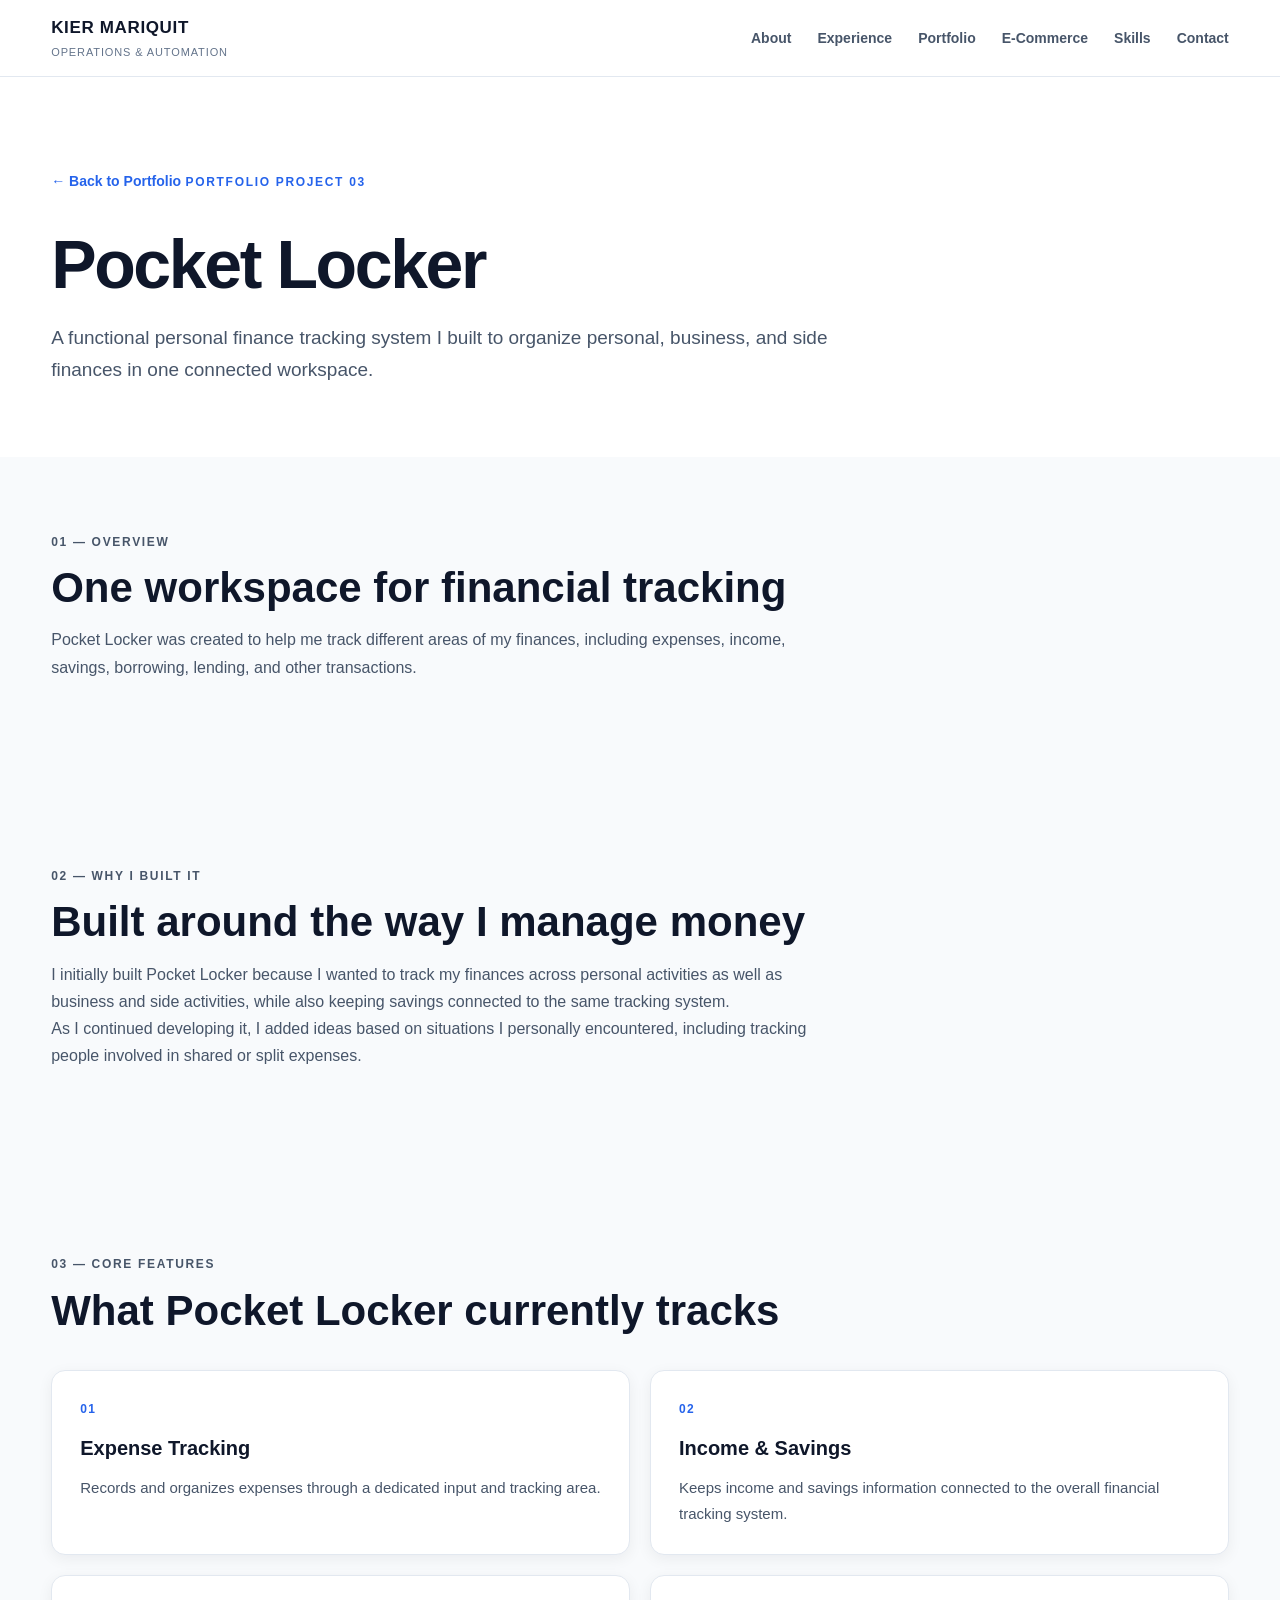
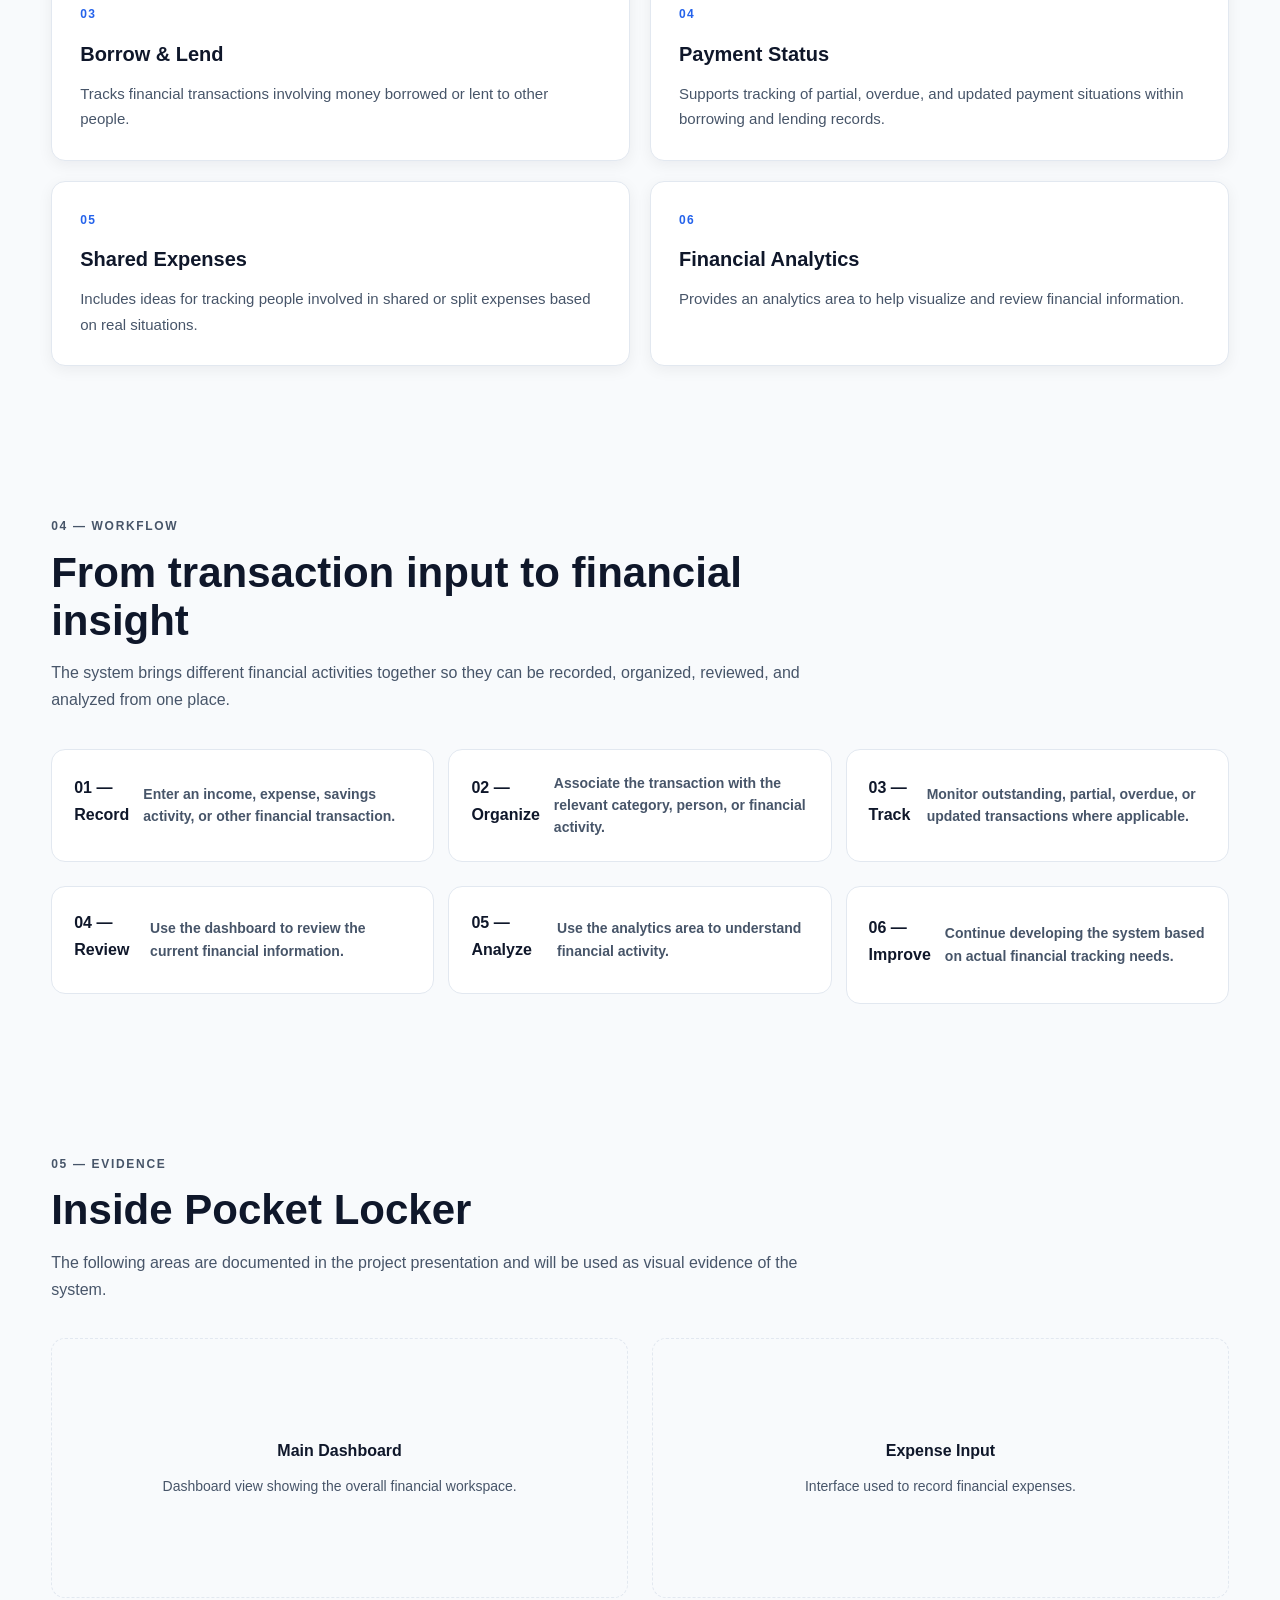
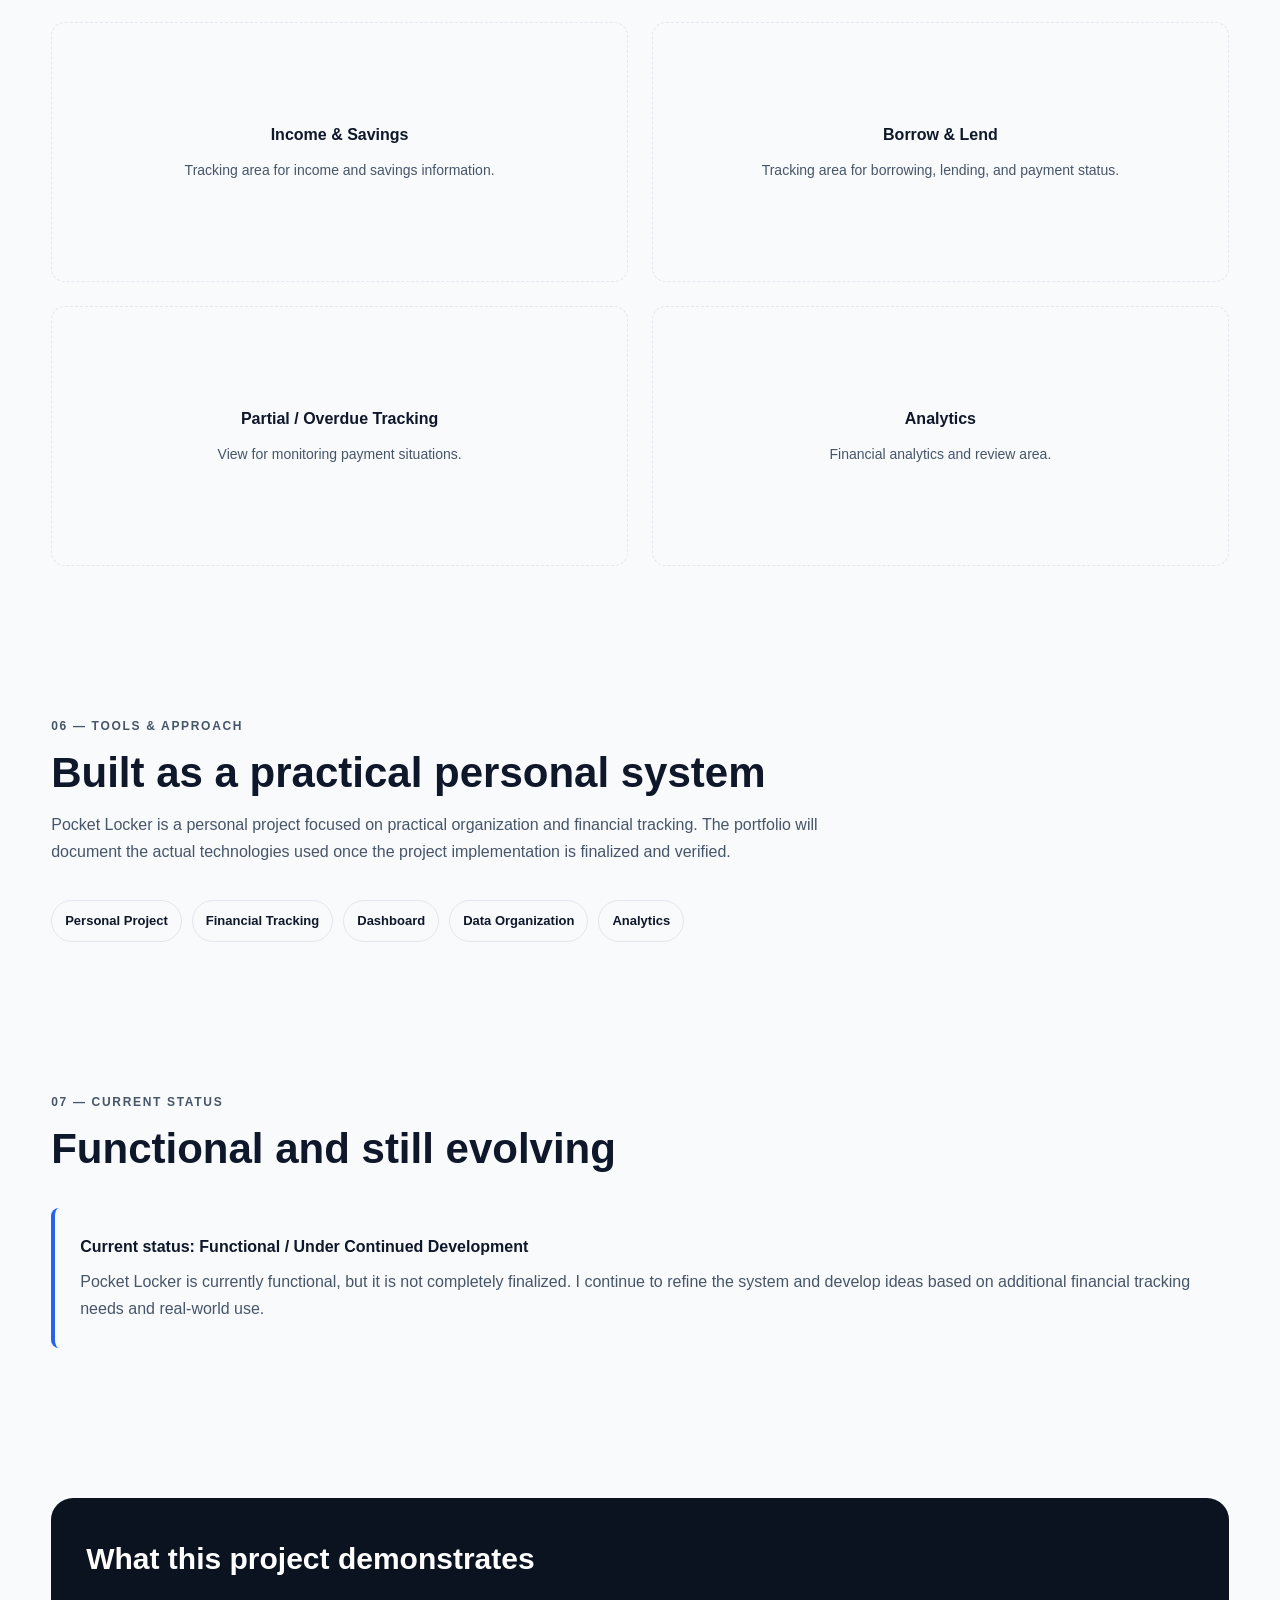
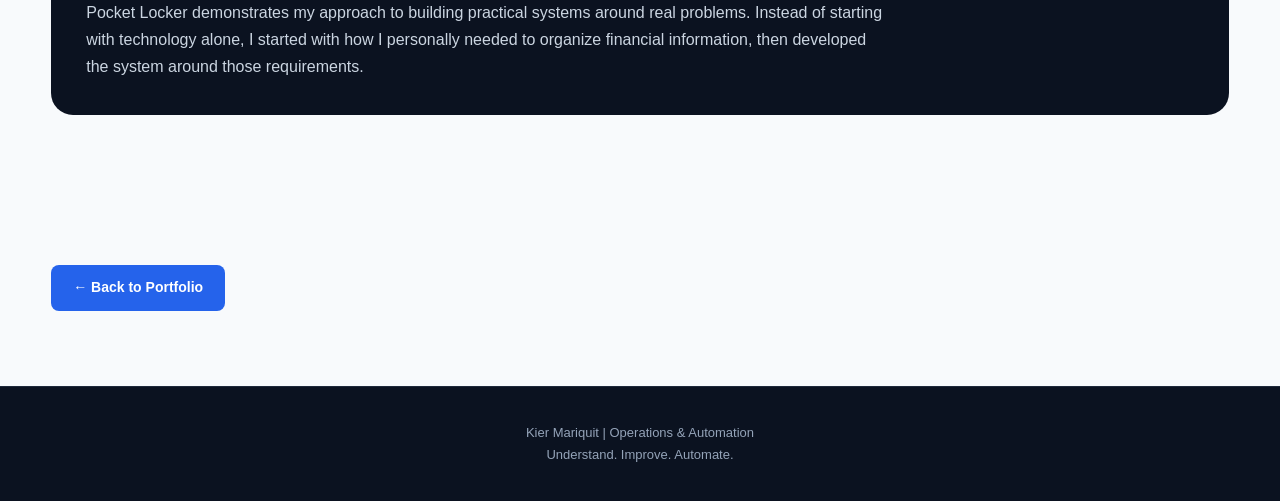
<file: portfolio/pocket-locker.html>
<!DOCTYPE html>
<html lang="en">
<head>
  <meta charset="UTF-8">
  <meta name="viewport" content="width=device-width, initial-scale=1.0">

  <title>Pocket Locker | Kier Mariquit</title>

  <meta
    name="description"
    content="Pocket Locker — a functional personal finance tracking system built by Kier Mariquit."
  >

  <link rel="stylesheet" href="../css/style.css">

  <style>
    .project-hero {
      padding: 90px 0 70px;
      background: var(--color-white);
    }

    .project-back {
      display: inline-block;
      margin-bottom: 35px;
      color: var(--color-blue);
      text-decoration: none;
      font-size: 14px;
      font-weight: 700;
    }

    .project-back:hover {
      text-decoration: underline;
    }

    .project-tag {
      display: inline-block;
      margin-bottom: 18px;
      color: var(--color-blue);
      font-size: 12px;
      font-weight: 800;
      letter-spacing: 0.14em;
      text-transform: uppercase;
    }

    .project-title {
      max-width: 850px;
      font-size: clamp(42px, 6vw, 68px);
      line-height: 1.05;
      letter-spacing: -0.035em;
      margin-bottom: 22px;
    }

    .project-intro {
      max-width: 780px;
      color: var(--color-text-soft);
      font-size: 19px;
      line-height: 1.7;
    }

    .project-section {
      padding: 75px 0;
    }

    .project-section-heading {
      max-width: 780px;
      margin-bottom: 35px;
    }

    .project-section-heading h2 {
      font-size: clamp(30px, 4vw, 42px);
      line-height: 1.15;
      margin-bottom: 14px;
    }

    .project-section-heading p {
      color: var(--color-text-soft);
      line-height: 1.7;
    }

    .project-grid {
      display: grid;
      grid-template-columns: repeat(2, 1fr);
      gap: 20px;
    }

    .project-card {
      padding: 28px;
      background: var(--color-white);
      border: 1px solid var(--color-border);
      border-radius: var(--radius-md);
      box-shadow: var(--shadow-sm);
    }

    .project-card h3 {
      margin-bottom: 10px;
      font-size: 20px;
    }

    .project-card p {
      color: var(--color-text-soft);
      font-size: 15px;
      line-height: 1.7;
    }

    .feature-number {
      display: block;
      margin-bottom: 12px;
      color: var(--color-blue);
      font-size: 12px;
      font-weight: 800;
      letter-spacing: 0.12em;
    }

    .workflow {
      display: grid;
      grid-template-columns: repeat(3, 1fr);
      gap: 14px;
      margin-top: 30px;
    }

    .workflow-step {
      padding: 22px;
      background: var(--color-white);
      border: 1px solid var(--color-border);
      border-radius: var(--radius-md);
    }

    .workflow-step strong {
      display: block;
      margin-bottom: 8px;
    }

    .workflow-step span {
      color: var(--color-text-soft);
      font-size: 14px;
      line-height: 1.6;
    }

    .screens-grid {
      display: grid;
      grid-template-columns: repeat(2, 1fr);
      gap: 24px;
    }

    .screen-placeholder {
      min-height: 260px;
      display: flex;
      align-items: center;
      justify-content: center;
      padding: 30px;
      background: var(--color-background);
      border: 1px dashed var(--color-border);
      border-radius: var(--radius-md);
      text-align: center;
    }

    .screen-placeholder strong {
      display: block;
      margin-bottom: 8px;
    }

    .screen-placeholder span {
      color: var(--color-text-soft);
      font-size: 14px;
    }

    .tools-list {
      display: flex;
      flex-wrap: wrap;
      gap: 10px;
      list-style: none;
      padding: 0;
    }

    .tools-list li {
      padding: 9px 13px;
      background: var(--color-background);
      border: 1px solid var(--color-border);
      border-radius: 999px;
      font-size: 13px;
      font-weight: 700;
    }

    .project-highlight {
      padding: 35px;
      background: var(--color-navy);
      color: var(--color-white);
      border-radius: var(--radius-lg);
    }

    .project-highlight h2 {
      margin-bottom: 15px;
      font-size: 30px;
    }

    .project-highlight p {
      max-width: 800px;
      color: #cbd5e1;
      line-height: 1.7;
    }

    .status-box {
      padding: 25px;
      border-left: 4px solid var(--color-blue);
      background: var(--color-background);
      border-radius: var(--radius-sm);
    }

    .status-box strong {
      display: block;
      margin-bottom: 8px;
    }

    .status-box p {
      margin: 0;
      color: var(--color-text-soft);
      line-height: 1.7;
    }

    @media (max-width: 750px) {
      .project-grid,
      .workflow,
      .screens-grid {
        grid-template-columns: 1fr;
      }
    }
  </style>
</head>

<body>

  <!-- ==============================
       NAVIGATION
       ============================== -->

  <header class="site-nav">

    <div class="container nav-inner">

      <a href="../index.html" class="brand">
        <span class="brand-name">KIER MARIQUIT</span>
        <span class="brand-role">Operations & Automation</span>
      </a>

      <nav>
        <ul class="nav-links">
          <li><a href="../index.html#about">About</a></li>
          <li><a href="../index.html#experience">Experience</a></li>
          <li><a href="../index.html#portfolio">Portfolio</a></li>
          <li><a href="../index.html#ecommerce">E-Commerce</a></li>
          <li><a href="../index.html#skills">Skills</a></li>
          <li><a href="../index.html#contact">Contact</a></li>
        </ul>
      </nav>

    </div>

  </header>


  <main>

    <!-- ==============================
         PROJECT HERO
         ============================== -->

    <section class="project-hero">

      <div class="container">

        <a
          href="../index.html#portfolio"
          class="project-back"
        >
          ← Back to Portfolio
        </a>

        <p class="project-tag">
          Portfolio Project 03
        </p>

        <h1 class="project-title">
          Pocket Locker
        </h1>

        <p class="project-intro">
          A functional personal finance tracking system I built to
          organize personal, business, and side finances in one
          connected workspace.
        </p>

      </div>

    </section>


    <!-- ==============================
         OVERVIEW
         ============================== -->

    <section class="project-section">

      <div class="container">

        <div class="project-section-heading">

          <p class="section-label">
            01 — Overview
          </p>

          <h2>
            One workspace for financial tracking
          </h2>

          <p>
            Pocket Locker was created to help me track different
            areas of my finances, including expenses, income,
            savings, borrowing, lending, and other transactions.
          </p>

        </div>

      </div>

    </section>


    <!-- ==============================
         WHY I BUILT IT
         ============================== -->

    <section class="project-section">

      <div class="container">

        <div class="project-section-heading">

          <p class="section-label">
            02 — Why I Built It
          </p>

          <h2>
            Built around the way I manage money
          </h2>

          <p>
            I initially built Pocket Locker because I wanted to
            track my finances across personal activities as well
            as business and side activities, while also keeping
            savings connected to the same tracking system.
          </p>

          <p>
            As I continued developing it, I added ideas based on
            situations I personally encountered, including
            tracking people involved in shared or split expenses.
          </p>

        </div>

      </div>

    </section>


    <!-- ==============================
         CORE FEATURES
         ============================== -->

    <section class="project-section">

      <div class="container">

        <div class="project-section-heading">

          <p class="section-label">
            03 — Core Features
          </p>

          <h2>
            What Pocket Locker currently tracks
          </h2>

        </div>


        <div class="project-grid">

          <article class="project-card">
            <span class="feature-number">01</span>
            <h3>Expense Tracking</h3>
            <p>
              Records and organizes expenses through a dedicated
              input and tracking area.
            </p>
          </article>


          <article class="project-card">
            <span class="feature-number">02</span>
            <h3>Income & Savings</h3>
            <p>
              Keeps income and savings information connected to
              the overall financial tracking system.
            </p>
          </article>


          <article class="project-card">
            <span class="feature-number">03</span>
            <h3>Borrow & Lend</h3>
            <p>
              Tracks financial transactions involving money
              borrowed or lent to other people.
            </p>
          </article>


          <article class="project-card">
            <span class="feature-number">04</span>
            <h3>Payment Status</h3>
            <p>
              Supports tracking of partial, overdue, and updated
              payment situations within borrowing and lending records.
            </p>
          </article>


          <article class="project-card">
            <span class="feature-number">05</span>
            <h3>Shared Expenses</h3>
            <p>
              Includes ideas for tracking people involved in
              shared or split expenses based on real situations.
            </p>
          </article>


          <article class="project-card">
            <span class="feature-number">06</span>
            <h3>Financial Analytics</h3>
            <p>
              Provides an analytics area to help visualize and
              review financial information.
            </p>
          </article>

        </div>

      </div>

    </section>


    <!-- ==============================
         WORKFLOW
         ============================== -->

    <section class="project-section">

      <div class="container">

        <div class="project-section-heading">

          <p class="section-label">
            04 — Workflow
          </p>

          <h2>
            From transaction input to financial insight
          </h2>

          <p>
            The system brings different financial activities
            together so they can be recorded, organized, reviewed,
            and analyzed from one place.
          </p>

        </div>


        <div class="workflow">

          <div class="workflow-step">
            <strong>01 — Record</strong>
            <span>
              Enter an income, expense, savings activity,
              or other financial transaction.
            </span>
          </div>

          <div class="workflow-step">
            <strong>02 — Organize</strong>
            <span>
              Associate the transaction with the relevant
              category, person, or financial activity.
            </span>
          </div>

          <div class="workflow-step">
            <strong>03 — Track</strong>
            <span>
              Monitor outstanding, partial, overdue, or
              updated transactions where applicable.
            </span>
          </div>

          <div class="workflow-step">
            <strong>04 — Review</strong>
            <span>
              Use the dashboard to review the current
              financial information.
            </span>
          </div>

          <div class="workflow-step">
            <strong>05 — Analyze</strong>
            <span>
              Use the analytics area to understand
              financial activity.
            </span>
          </div>

          <div class="workflow-step">
            <strong>06 — Improve</strong>
            <span>
              Continue developing the system based on
              actual financial tracking needs.
            </span>
          </div>

        </div>

      </div>

    </section>


    <!-- ==============================
         SCREENSHOTS
         ============================== -->

    <section class="project-section">

      <div class="container">

        <div class="project-section-heading">

          <p class="section-label">
            05 — Evidence
          </p>

          <h2>
            Inside Pocket Locker
          </h2>

          <p>
            The following areas are documented in the project
            presentation and will be used as visual evidence
            of the system.
          </p>

        </div>


        <div class="screens-grid">

          <div class="screen-placeholder">
            <div>
              <strong>Main Dashboard</strong>
              <span>
                Dashboard view showing the overall financial workspace.
              </span>
            </div>
          </div>


          <div class="screen-placeholder">
            <div>
              <strong>Expense Input</strong>
              <span>
                Interface used to record financial expenses.
              </span>
            </div>
          </div>


          <div class="screen-placeholder">
            <div>
              <strong>Income & Savings</strong>
              <span>
                Tracking area for income and savings information.
              </span>
            </div>
          </div>


          <div class="screen-placeholder">
            <div>
              <strong>Borrow & Lend</strong>
              <span>
                Tracking area for borrowing, lending, and payment status.
              </span>
            </div>
          </div>


          <div class="screen-placeholder">
            <div>
              <strong>Partial / Overdue Tracking</strong>
              <span>
                View for monitoring payment situations.
              </span>
            </div>
          </div>


          <div class="screen-placeholder">
            <div>
              <strong>Analytics</strong>
              <span>
                Financial analytics and review area.
              </span>
            </div>
          </div>

        </div>

      </div>

    </section>


    <!-- ==============================
         TOOLS
         ============================== -->

    <section class="project-section">

      <div class="container">

        <div class="project-section-heading">

          <p class="section-label">
            06 — Tools & Approach
          </p>

          <h2>
            Built as a practical personal system
          </h2>

          <p>
            Pocket Locker is a personal project focused on
            practical organization and financial tracking.
            The portfolio will document the actual technologies
            used once the project implementation is finalized
            and verified.
          </p>

        </div>

        <ul class="tools-list">

          <li>Personal Project</li>
          <li>Financial Tracking</li>
          <li>Dashboard</li>
          <li>Data Organization</li>
          <li>Analytics</li>

        </ul>

      </div>

    </section>


    <!-- ==============================
         CURRENT STATUS
         ============================== -->

    <section class="project-section">

      <div class="container">

        <div class="project-section-heading">

          <p class="section-label">
            07 — Current Status
          </p>

          <h2>
            Functional and still evolving
          </h2>

        </div>


        <div class="status-box">

          <strong>
            Current status: Functional / Under Continued Development
          </strong>

          <p>
            Pocket Locker is currently functional, but it is not
            completely finalized. I continue to refine the system
            and develop ideas based on additional financial
            tracking needs and real-world use.
          </p>

        </div>

      </div>

    </section>


    <!-- ==============================
         WHAT IT DEMONSTRATES
         ============================== -->

    <section class="project-section">

      <div class="container">

        <div class="project-highlight">

          <h2>
            What this project demonstrates
          </h2>

          <p>
            Pocket Locker demonstrates my approach to building
            practical systems around real problems. Instead of
            starting with technology alone, I started with how
            I personally needed to organize financial information,
            then developed the system around those requirements.
          </p>

        </div>

      </div>

    </section>


    <!-- ==============================
         RETURN
         ============================== -->

    <section class="project-section">

      <div class="container">

        <div class="button-group">

          <a
            href="../index.html#portfolio"
            class="button button-primary"
          >
            ← Back to Portfolio
          </a>

        </div>

      </div>

    </section>

  </main>


  <!-- ==============================
       FOOTER
       ============================== -->

  <footer class="site-footer">

    <div class="container">

      <p>
        Kier Mariquit | Operations & Automation
      </p>

      <p>
        Understand. Improve. Automate.
      </p>

    </div>

  </footer>

</body>
</html>
</file>
<file: css/style.css>
/* =========================================
   KIER MARIQUIT — BRAND DESIGN SYSTEM
   Operations & Automation
   ========================================= */

:root {
  --color-navy: #0b1220;
  --color-navy-soft: #111827;
  --color-blue: #2563eb;
  --color-blue-dark: #1d4ed8;

  --color-white: #ffffff;
  --color-background: #f8fafc;
  --color-surface: #ffffff;

  --color-text: #0f172a;
  --color-text-soft: #475569;
  --color-text-muted: #64748b;

  --color-border: #e2e8f0;

  --max-width: 1180px;

  --radius-sm: 8px;
  --radius-md: 14px;
  --radius-lg: 22px;

  --shadow-sm: 0 4px 15px rgba(15, 23, 42, 0.06);
  --shadow-md: 0 12px 30px rgba(15, 23, 42, 0.08);

  --transition: 0.25s ease;
}


/* =========================================
   RESET
   ========================================= */

* {
  margin: 0;
  padding: 0;
  box-sizing: border-box;
}

html {
  scroll-behavior: smooth;
}

body {
  font-family:
    Inter,
    -apple-system,
    BlinkMacSystemFont,
    "Segoe UI",
    Roboto,
    Helvetica,
    Arial,
    sans-serif;

  background: var(--color-background);
  color: var(--color-text);
  line-height: 1.7;
}

img {
  max-width: 100%;
  display: block;
}

a {
  color: inherit;
}


/* =========================================
   CONTAINER
   ========================================= */

.container {
  width: min(92%, var(--max-width));
  margin-inline: auto;
}


/* =========================================
   NAVIGATION
   ========================================= */

.site-nav {
  position: sticky;
  top: 0;
  z-index: 1000;

  background: rgba(255, 255, 255, 0.94);
  backdrop-filter: blur(12px);

  border-bottom: 1px solid var(--color-border);
}

.nav-inner {
  min-height: 76px;

  display: flex;
  align-items: center;
  justify-content: space-between;
  gap: 30px;
}

.brand {
  text-decoration: none;
  font-weight: 800;
  letter-spacing: 0.04em;
}

.brand-name {
  display: block;
  font-size: 17px;
}

.brand-role {
  display: block;

  color: var(--color-text-muted);

  font-size: 11px;
  font-weight: 500;

  letter-spacing: 0.08em;
  text-transform: uppercase;
}

.nav-links {
  display: flex;
  align-items: center;
  gap: 26px;

  list-style: none;
}

.nav-links a {
  position: relative;

  color: var(--color-text-soft);

  text-decoration: none;

  font-size: 14px;
  font-weight: 600;

  transition: color var(--transition);
}

.nav-links a:hover {
  color: var(--color-blue);
}


/* =========================================
   HERO
   ========================================= */

.hero {
  padding: 110px 0 100px;

  background:
    radial-gradient(
      circle at 85% 15%,
      rgba(37, 99, 235, 0.08),
      transparent 30%
    ),
    var(--color-white);
}

.hero-grid {
  display: grid;

  grid-template-columns:
    minmax(0, 1.15fr)
    minmax(320px, 0.85fr);

  align-items: center;

  gap: 70px;
}

.eyebrow {
  margin-bottom: 20px;

  color: var(--color-blue);

  font-size: 12px;
  font-weight: 800;

  letter-spacing: 0.14em;
}

.hero h1 {
  max-width: 850px;

  font-size: clamp(48px, 7vw, 82px);
  line-height: 0.98;

  letter-spacing: -0.04em;

  margin-bottom: 20px;
}

.hero-title {
  font-size: clamp(25px, 4vw, 42px);

  line-height: 1.1;

  margin-bottom: 25px;
}

.hero-description {
  max-width: 680px;

  color: var(--color-text-soft);

  font-size: 18px;

  margin-bottom: 32px;
}


/* =========================================
   BUTTONS
   ========================================= */

.button-group {
  display: flex;
  flex-wrap: wrap;

  gap: 14px;
}

.button {
  display: inline-flex;

  align-items: center;
  justify-content: center;

  min-height: 46px;

  padding: 0 22px;

  border-radius: var(--radius-sm);

  text-decoration: none;

  font-size: 14px;
  font-weight: 700;

  transition:
    transform var(--transition),
    background var(--transition),
    border-color var(--transition);
}

.button:hover {
  transform: translateY(-2px);
}

.button-primary {
  background: var(--color-blue);
  color: var(--color-white);
}

.button-primary:hover {
  background: var(--color-blue-dark);
}

.button-secondary {
  background: var(--color-white);

  color: var(--color-text);

  border: 1px solid var(--color-border);
}

.button-secondary:hover {
  border-color: var(--color-blue);
}


/* =========================================
   WORKFLOW CARD
   ========================================= */

.workflow-card {
  padding: 30px;

  background: var(--color-background);

  border: 1px solid var(--color-border);

  border-radius: var(--radius-lg);

  box-shadow: var(--shadow-md);
}

.workflow-label {
  margin-bottom: 22px;

  color: var(--color-text-muted);

  font-size: 11px;
  font-weight: 800;

  letter-spacing: 0.12em;
  text-transform: uppercase;
}

.workflow-step {
  display: flex;

  align-items: center;

  gap: 14px;

  padding: 15px 16px;

  margin-bottom: 10px;

  background: var(--color-white);

  border: 1px solid var(--color-border);

  border-radius: var(--radius-sm);

  font-weight: 700;
}

.workflow-step:last-child {
  margin-bottom: 0;
}

.workflow-number {
  width: 30px;
  height: 30px;

  display: grid;
  place-items: center;

  flex-shrink: 0;

  background: var(--color-navy);

  color: var(--color-white);

  border-radius: 50%;

  font-size: 11px;
}


/* =========================================
   SECTIONS
   ========================================= */

.section {
  padding: 90px 0;
}

.section-dark {
  background: var(--color-navy);
  color: var(--color-white);
}

.section-heading {
  max-width: 760px;

  margin-bottom: 45px;
}

.section-label {
  margin-bottom: 12px;

  color: var(--color-blue);

  font-size: 12px;
  font-weight: 800;

  letter-spacing: 0.14em;
  text-transform: uppercase;
}

.section-dark .section-label {
  color: #60a5fa;
}

.section-title {
  font-size: clamp(32px, 5vw, 48px);

  line-height: 1.1;

  letter-spacing: -0.025em;

  margin-bottom: 15px;
}

.section-description {
  color: var(--color-text-soft);

  font-size: 17px;
}

.section-dark .section-description {
  color: #cbd5e1;
}


/* =========================================
   CARDS
   ========================================= */

.card-grid {
  display: grid;

  grid-template-columns: repeat(3, 1fr);

  gap: 20px;
}

.card {
  padding: 30px;

  background: var(--color-surface);

  border: 1px solid var(--color-border);

  border-radius: var(--radius-md);

  box-shadow: var(--shadow-sm);

  transition:
    transform var(--transition),
    box-shadow var(--transition);
}

.card:hover {
  transform: translateY(-4px);

  box-shadow: var(--shadow-md);
}

.card-number {
  display: block;

  margin-bottom: 18px;

  color: var(--color-blue);

  font-size: 12px;
  font-weight: 800;

  letter-spacing: 0.1em;
}

.card h3 {
  margin-bottom: 12px;

  font-size: 20px;
}

.card p {
  color: var(--color-text-soft);

  font-size: 15px;
}


/* =========================================
   DARK CARDS
   ========================================= */

.section-dark .card {
  background: var(--color-navy-soft);

  border-color: #1e293b;

  box-shadow: none;
}

.section-dark .card h3 {
  color: var(--color-white);
}

.section-dark .card p {
  color: #cbd5e1;
}


/* =========================================
   FOOTER
   ========================================= */

.site-footer {
  padding: 35px 0;

  background: var(--color-navy);

  color: #94a3b8;

  border-top: 1px solid #1e293b;

  text-align: center;

  font-size: 13px;
}


/* =========================================
   ACCESSIBILITY
   ========================================= */

:focus-visible {
  outline: 3px solid rgba(37, 99, 235, 0.35);

  outline-offset: 3px;
}


/* =========================================
   MOBILE
   ========================================= */

@media (max-width: 850px) {

  .nav-inner {
    min-height: 68px;
  }

  .nav-links {
    display: none;
  }

  .hero {
    padding: 75px 0;
  }

  .hero-grid {
    grid-template-columns: 1fr;

    gap: 45px;
  }

  .card-grid {
    grid-template-columns: 1fr;
  }

  .section {
    padding: 70px 0;
  }

}


@media (max-width: 500px) {

  .hero h1 {
    font-size: 48px;
  }

  .hero-description {
    font-size: 16px;
  }

  .button-group {
    flex-direction: column;
    align-items: stretch;
  }

  .button {
    width: 100%;
  }

}
</file>
